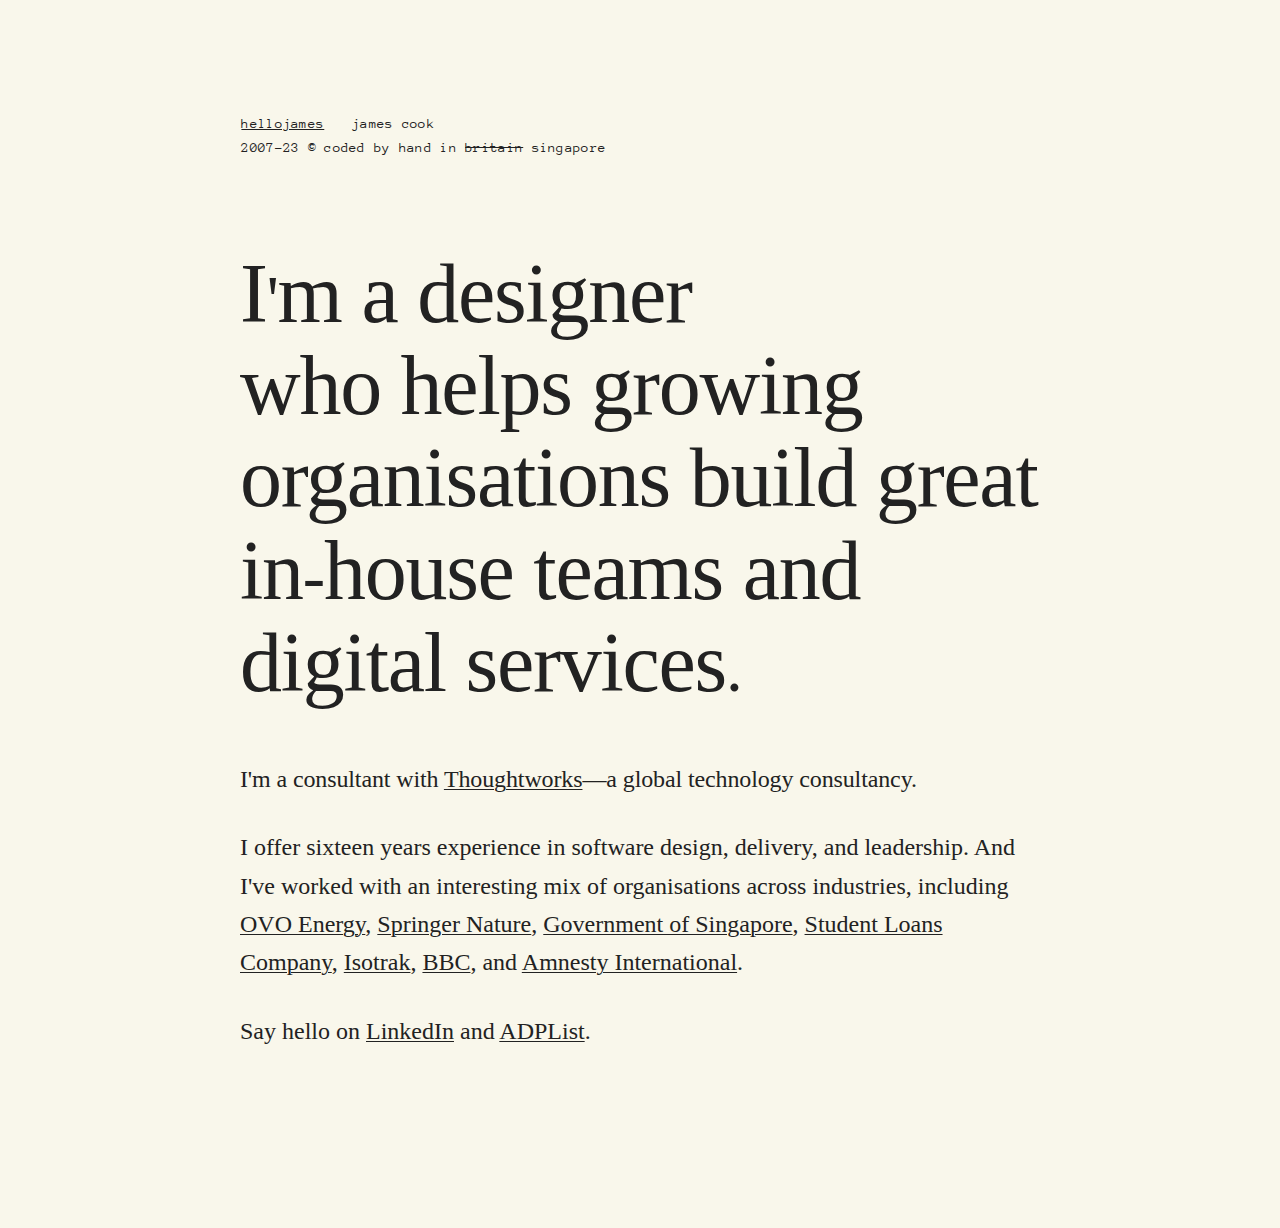
<file: index.html>
<!doctype html>

<!--
Updated     2023.03.11
Validation  2022.11.01
-->

<html lang="en">
  <head>
    <meta charset="utf-8">
    <meta name="viewport" content="width=device-width">
    <meta name="description" content="I'm a designer who helps growing organisations build great in-house teams.">
    <title>hellojames</title>
    <link rel="canonical" href="https://hellojames.co.uk">
    <link rel="stylesheet" media="screen" href="media/screen.css">
    <link rel="stylesheet" media="print" href="media/print.css">
    <link rel="alternate" type="application/rss+xml" title="hellojames" href="writing/feed.xml">
    <link rel="preconnect" href="https://fonts.googleapis.com">
    <link rel="preconnect" href="https://fonts.gstatic.com" crossorigin>
    <link href="https://fonts.googleapis.com/css2?family=Anonymous+Pro&display=swap" rel="stylesheet"> 
    <!--
    <link rel="shortcut icon" type="image/jpg" href="#">
    <link rel="apple-touch-icon" href="#">
    <noscript></noscript>
    -->
  </head>

  <body>

    <div class="wrapper">

      <header>
        <p class="hj"><a href="https://hellojames.co.uk" title="hellojames.co.uk" class="home">hellojames</a> james cook</p>
        <p class="imprint">2007&ndash;23 &copy; coded by hand in <strike>britain</strike> singapore</p>
      </header>

      <section id="home">

        <h1>I<small>'</small>m a designer <br> who helps growing organisations build great in<small>-</small>house teams and digital services<small>.</small></h1>

        <p>I'm a consultant with <a href="https://www.thoughtworks.com/" title="Visit website">Thoughtworks</a>&mdash;a global technology consultancy.</p>

        <p>I offer sixteen years experience in software design, delivery, and leadership. And I've worked with an interesting mix of organisations across industries, including
          <a href="https://www.ovoenergy.com/" title="Visit website">OVO&nbsp;Energy</a>,
          <a href="https://www.springernature.com/" title="Visit website">Springer&nbsp;Nature</a>,
          <a href="https://www.mom.gov.sg/" title="Visit website">Government of Singapore</a>,
          <a href="https://www.slc.co.uk/" title="Visit website">Student Loans Company</a>,
          <a href="https://www.isotrak.com/" title="Visit website">Isotrak</a>,
          <a href="https://www.bbc.co.uk/" title="Visit website">BBC</a>, and 
          <a href="https://www.amnesty.org.uk/" title="Visit website">Amnesty&nbsp;International</a>.
        </p>

        <p>Say hello on <a href="https://www.linkedin.com/in/hellojames/" title="linkedin/in/hellojames">LinkedIn</a> and <a href="https://www.adplist.org/mentors/james-cook/" title="adplist/mentors/james-cook">ADPList</a>.</p>

      </section>

    </div>

  </body>
</html>
</file>
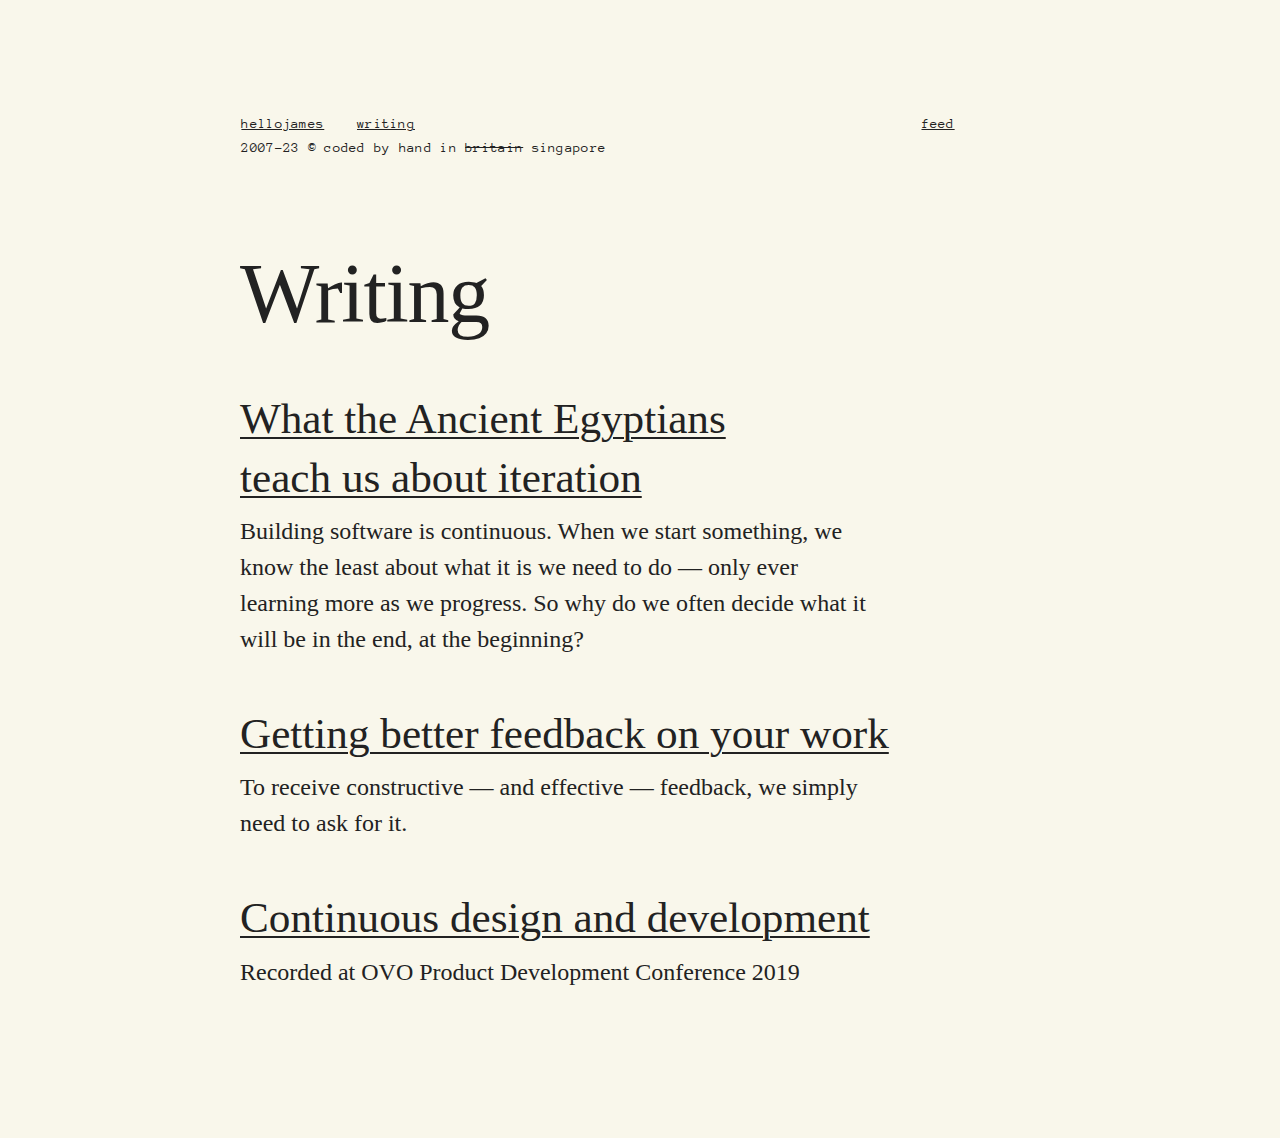
<file: writing/index.html>
<!doctype html>

<!--
Last updated    2023.03.11
Last validated  2022.04.28
-->

<html lang="en">
  <head>
    <meta charset="utf-8">
    <meta name="viewport" content="width=device-width">
    <meta name="description" content="I'm a designer who helps growing organisations build great in-house teams.">
    <title>Writing | hellojames</title>
    <link rel="canonical" href="https://hellojames.co.uk/writing">
    <link rel="stylesheet" media="screen" href="../media/screen.css">
    <link rel="stylesheet" media="print" href="../media/print.css">
    <link rel="alternate" type="application/rss+xml" title="Writing | hellojames" href="feed.xml">
    <link rel="preconnect" href="https://fonts.googleapis.com">
    <link rel="preconnect" href="https://fonts.gstatic.com" crossorigin>
    <link href="https://fonts.googleapis.com/css2?family=Anonymous+Pro&display=swap" rel="stylesheet"> 
    <!--
    <link rel="shortcut icon" type="image/jpg" href="#">
    <link rel="apple-touch-icon" href="#">
    <noscript></noscript>
    -->
  </head>

  <body>

    <div class="wrapper">

      <header>
        <p class="hj">
          <a href="feed.xml" title="RSS feed" class="feed">feed</a>
          <a href="https://hellojames.co.uk" title="hellojames.co.uk" class="home">hellojames</a>
          <a href="/writing" title="All writing">writing</a>
        </p>
        <p class="imprint">2007&ndash;23 &copy; coded by hand in <strike>britain</strike> singapore</p>
      </header>

      <section id="writing">

         <h1>Writing</h1>

         <ul class="articles">
          <li>
            <a href="egyptian-iteration/" title="What the Ancient Egyptians teach us about iteration">
              <h2>What the Ancient Egyptians <br/> teach us about&nbsp;iteration</h2>
              <p>Building software is continuous. When we start something, we know the least about what it is we need to do — only ever learning more as we progress. So why do we often decide what it will be in the end, at the beginning?</p>
            </a>
          </li>
          <li>
            <a href="better-feedback/" title="Getting better feedback on your work">
              <h2>Getting better feedback on&nbsp;your&nbsp;work</h2>
              <p>To receive constructive — and effective — feedback, we&nbsp;simply need to ask for it.</p>
            </a>
          </li>
          <li>
            <a href="continuous-design/" title="Continuous design and development">
              <h2>Continuous design and&nbsp;development</h2>
              <p>Recorded at OVO Product Development Conference 2019</p>
            </a>
          </li>
         </ul>

      </section>

    </div>

  </body>
</html>
</file>
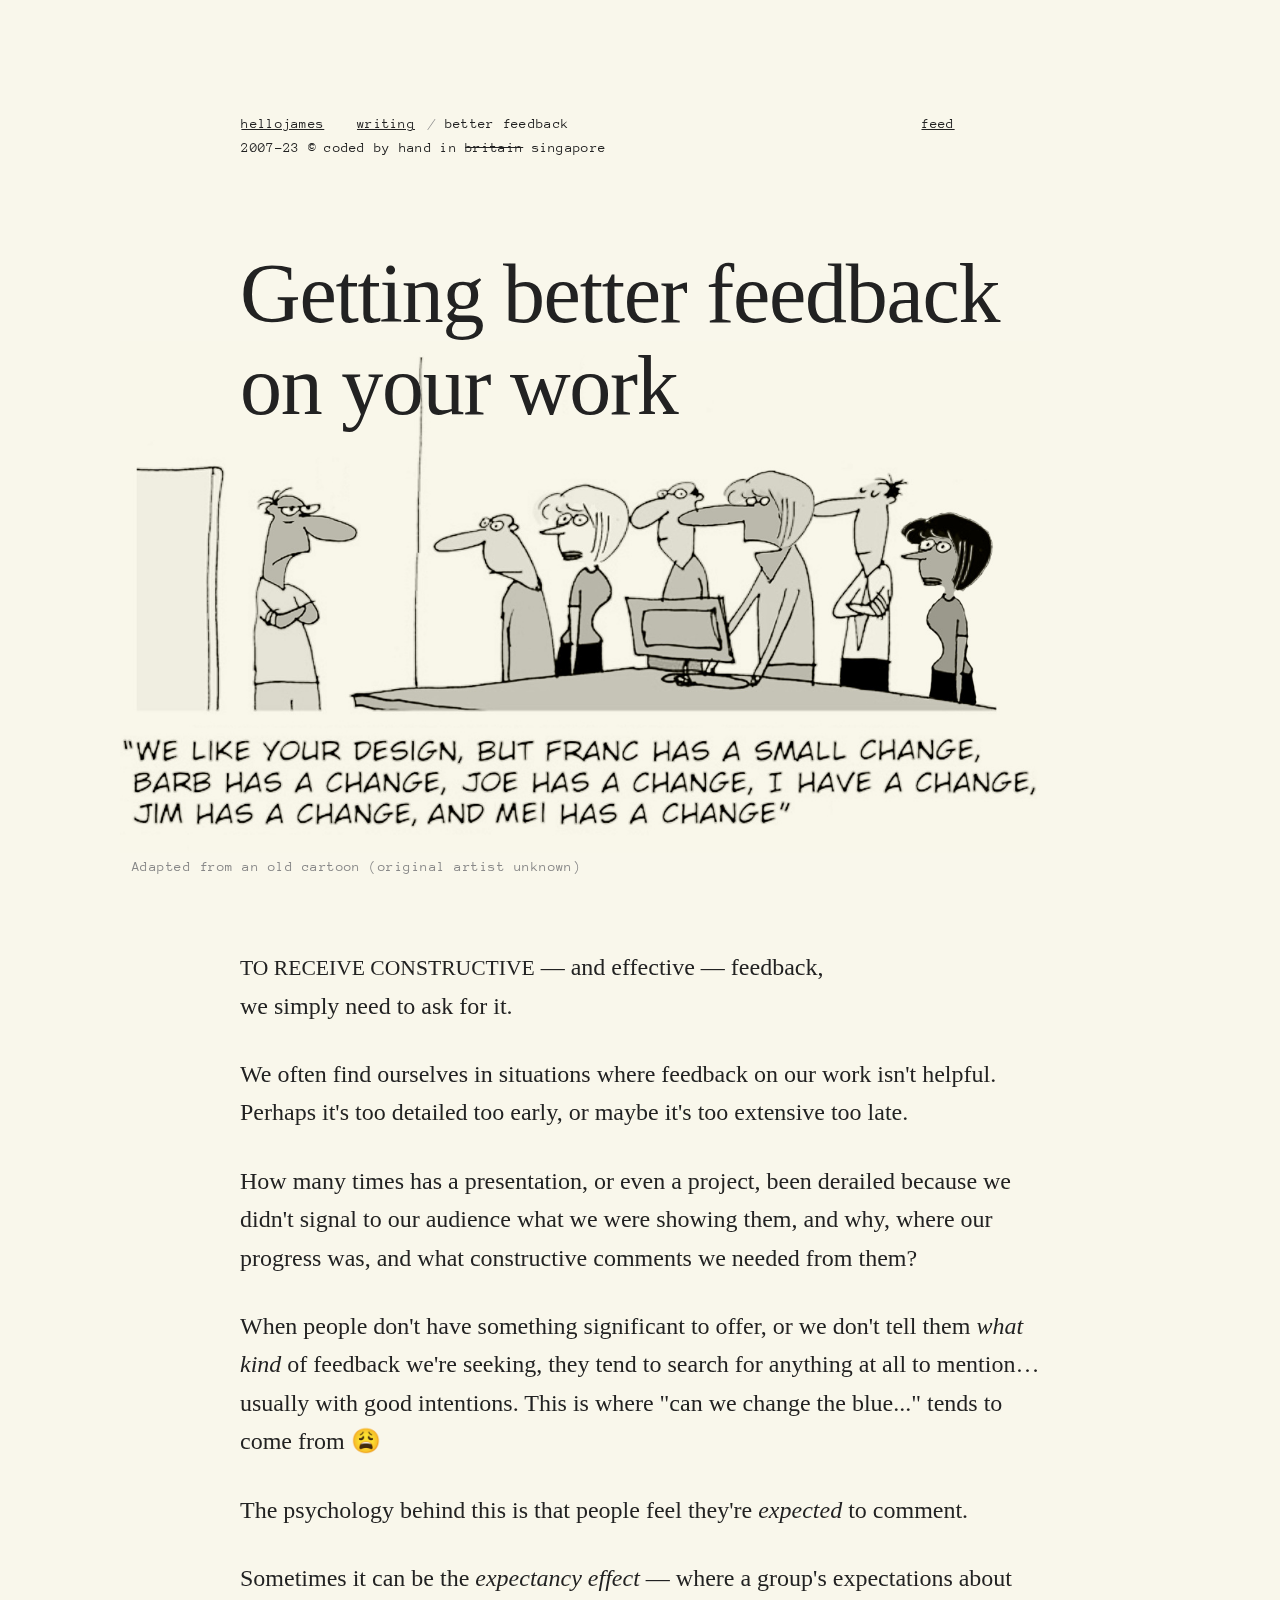
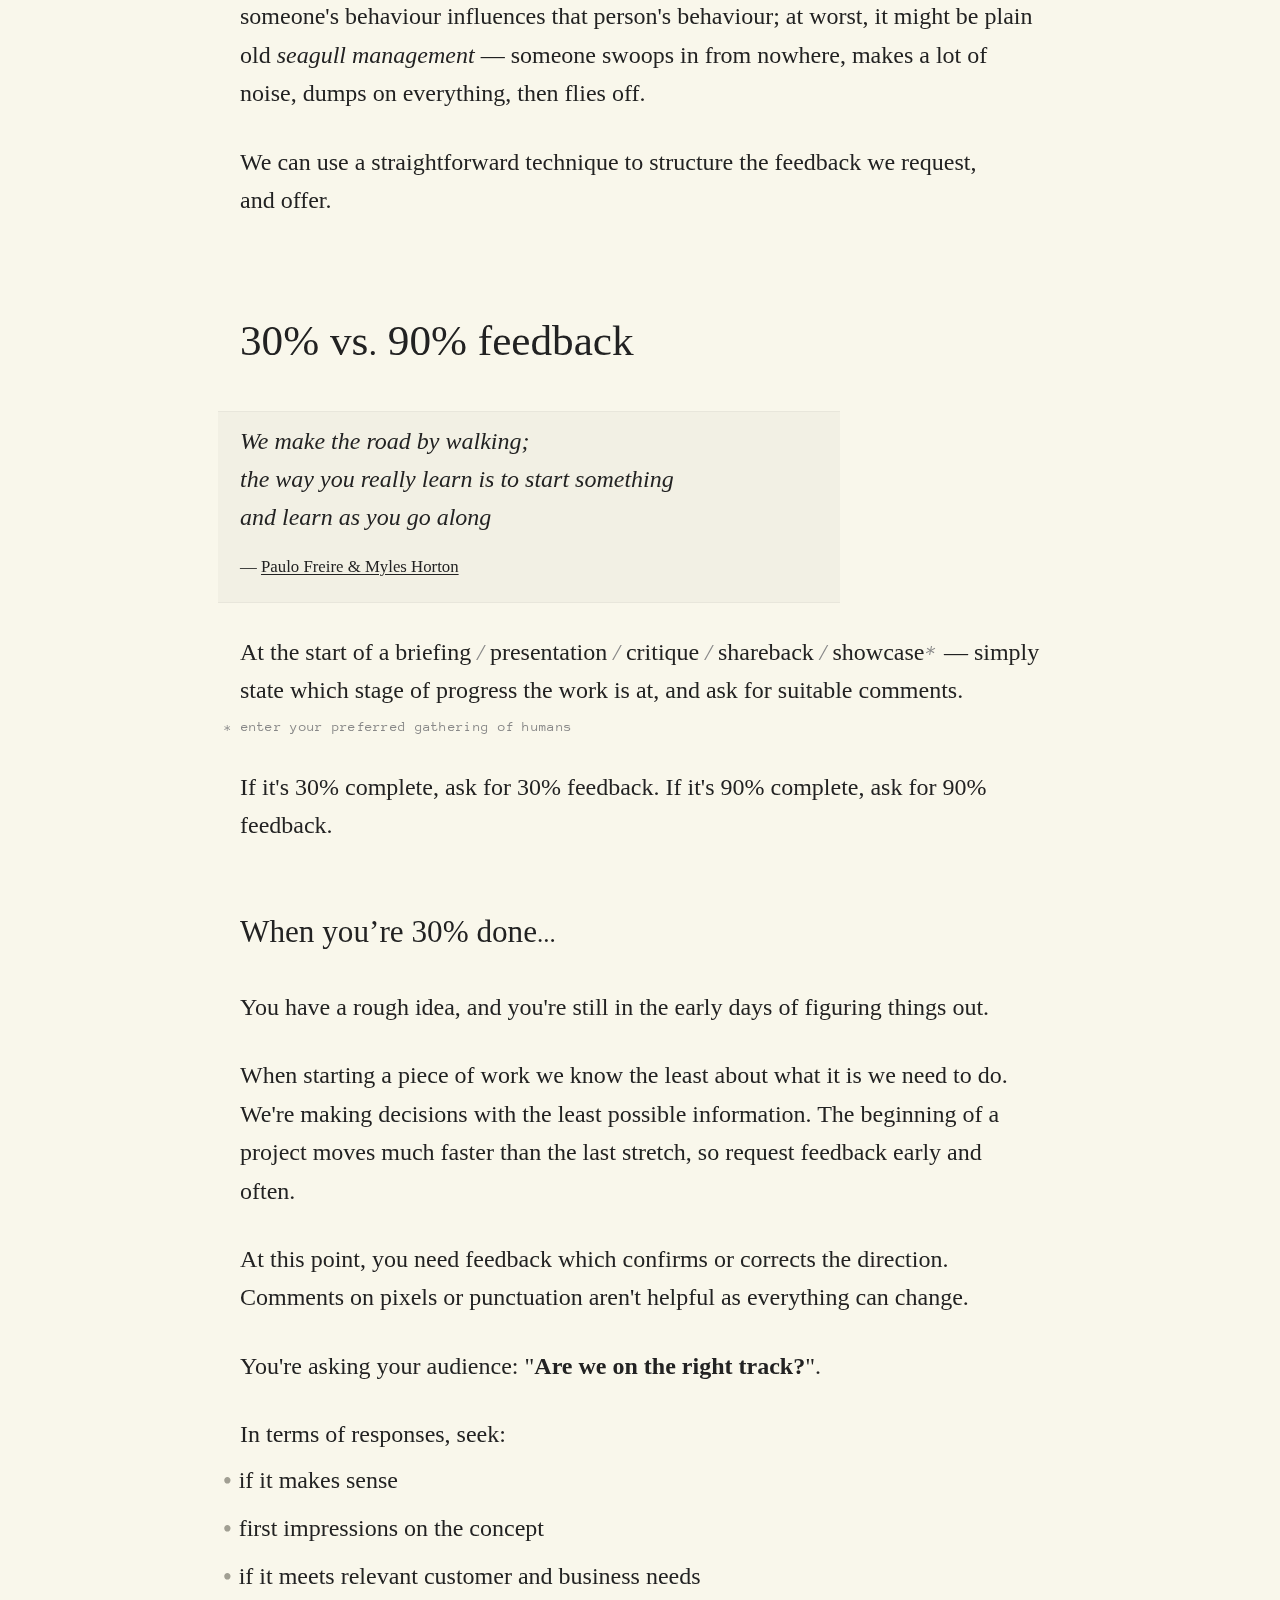
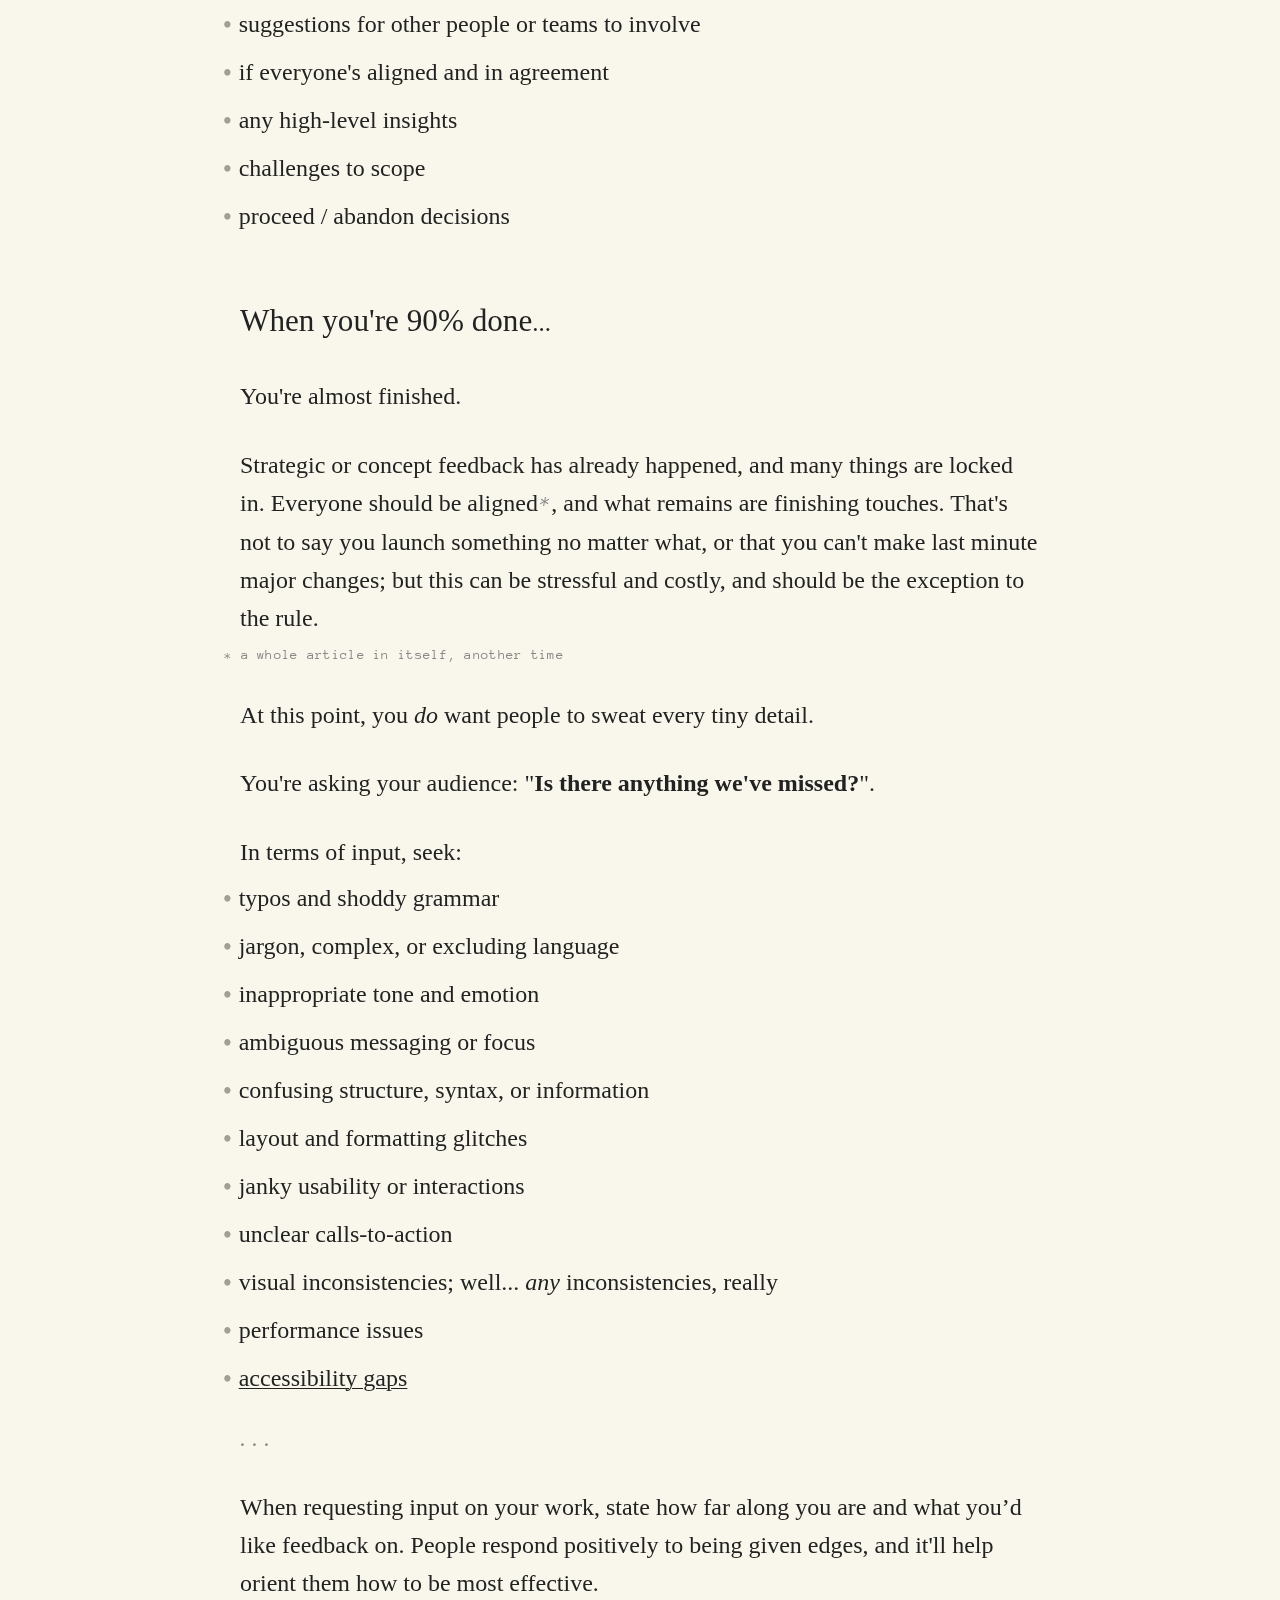
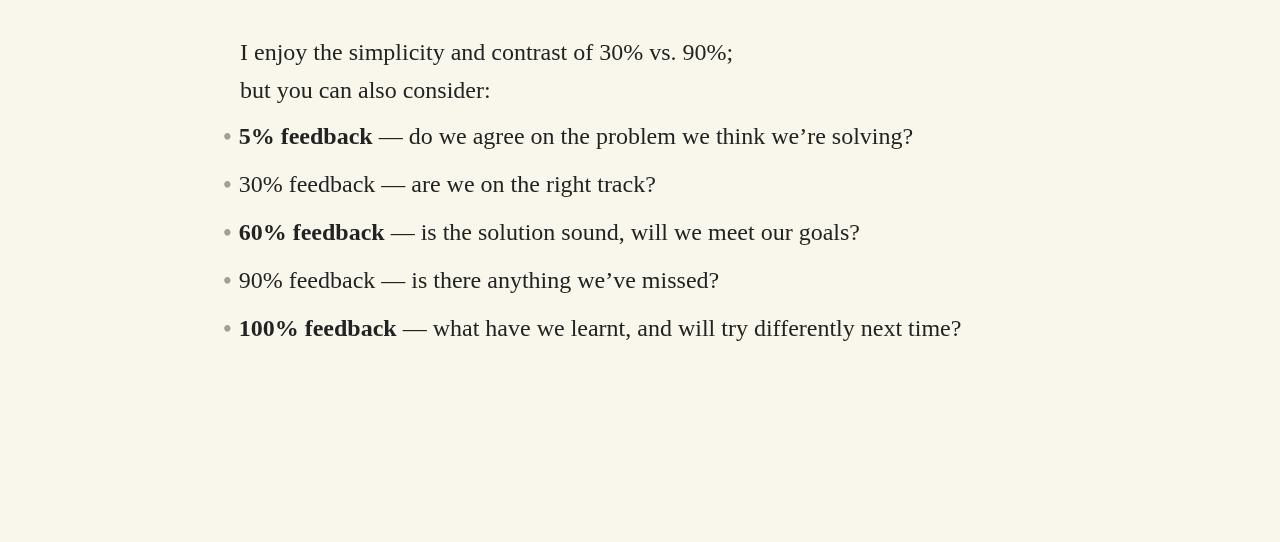
<file: writing/better-feedback/index.html>
<!doctype html>

<!--
Last updated    2023.03.11
Last validated  2022.04.28
-->

<html lang="en">
  <head>
    <meta charset="utf-8">
    <meta name="viewport" content="width=device-width">
    <meta name="description" content="I'm a designer who helps growing organisations build great in-house teams.">
    <title>Getting better feedback on your work | hellojames</title>
    <link rel="canonical" href="https://hellojames.co.uk/writing/better-feedback">
    <link rel="stylesheet" media="screen" href="../../media/screen.css">
    <link rel="stylesheet" media="print" href="../../media/print.css">
    <link rel="alternate" type="application/rss+xml" title="Writing | hellojames" href="../feed.xml">
    <link rel="preconnect" href="https://fonts.googleapis.com">
    <link rel="preconnect" href="https://fonts.gstatic.com" crossorigin>
    <link href="https://fonts.googleapis.com/css2?family=Anonymous+Pro&display=swap" rel="stylesheet"> 
    <!--
    <link rel="shortcut icon" type="image/jpg" href="#">
    <link rel="apple-touch-icon" href="#">
    <noscript></noscript>
    -->
  </head>

  <body>

    <div class="wrapper">

      <header>
        <p class="hj">
          <a href="../feed.xml" title="RSS feed" class="feed">feed</a>
          <a href="https://hellojames.co.uk" title="hellojames.co.uk" class="home">hellojames</a>
          <a href="../" title="All writing">writing</a> <i>/</i> <span>better feedback&nbsp;</span>
        </p>
        <p class="imprint">2007&ndash;23 &copy; coded by hand in <strike>britain</strike> singapore</p>
      </header>

      <article id="better-feedback">

         <h1>Getting better feedback on&nbsp;your&nbsp;work</h1>

         <figure class="illustration">
           <img src="../media/better-feedback.jpg" width="980" alt="[Cartoon] &#34;We like your design, but Franc has a small change, Barb has a change, Joe has a change, I have a change, Jim has a change, and Mei has a change&#34;" /> 
          <figcaption><small>Adapted from an old cartoon (original artist&nbsp;unknown)</small></figcaption>
         </figure>
        
        
         <p><span class="caps">To receive constructive</span> — and effective — feedback, we simply need to ask for it.</p>

         <p>We often find ourselves in situations where feedback on our work isn't helpful. Perhaps it's too detailed too early, or maybe it's too extensive too&nbsp;late.</p>

         <p>How many times has a presentation, or even a project, been derailed because we didn't signal to our audience what we were showing them, and why, where our progress was, and what constructive comments we needed from them?</p>

         <p>When people don't have something significant to offer, or we don't tell them <em>what kind</em> of feedback we're seeking, they tend to search for anything at all to mention… usually with good intentions. This is where "can we change the blue..." tends to come from 😩</p>

         <p>The psychology behind this is that people feel they're <em>expected</em> to comment.</p>

         <p>Sometimes it can be the <em>expectancy effect</em> — where a group's expectations about someone's behaviour influences that person's behaviour; at worst, it might be plain old <em>seagull management</em> — someone swoops in from nowhere, makes a lot of noise, dumps on everything, then flies off.</p>

         <p>We can use a straightforward technique to structure the feedback we request, and&nbsp;offer.</p>

         <h2>30% vs<small>.</small> 90% feedback</h2>

         <blockquote>
          <span>
           We make the road by walking;<br />
           the way you really learn is to start&nbsp;something<br />
           and learn as you go along
          <small>— <a href="https://books.google.co.uk/books?id=zU8uFA4hlY0C&pg=PA40&lpg=PA40&dq=%22the+way+you+really+learn+is+to+start+something+and+learn+as+you+go+along%22+%2B+%22paulo+freire%22&source=bl&ots=q6-joHrUmd&sig=ACfU3U2rIqIrEX7kBbqyN3viW_zn8IjYgw&hl=en&sa=X&ved=2ahUKEwiv2-nhipTuAhUIrxoKHQhRAi8Q6AEwDHoECAIQAg#v=onepage&q=%22the%20way%20you%20really%20learn%20is%20to%20start%20something%20and%20learn%20as%20you%20go%20along%22%20%2B%20%22paulo%20freire%22&f=false" title="Quote source: We Make the Road by Walking">Paulo Freire & Myles Horton</a></small>
          </span>
         </blockquote>

         <p>At the start of a briefing <i>/</i> presentation <i>/</i> critique <i>/</i> shareback <i>/</i> showcase <i class="footnote">*</i> — simply state which stage of progress the work is at, and ask for suitable&nbsp;comments.</p>
         <p class="footnote"><i><span class="asterisk">*</span> enter your preferred gathering of humans</i></p>

         <p>If it's 30% complete, ask for 30% feedback. If it's 90% complete, ask for&nbsp;90% feedback.</p>

         <h3>When you’re 30% done<small>...</small></h3>

         <p>You have a rough idea, and you're still in the early days of figuring things&nbsp;out.</p>

         <p>When starting a piece of work we know the least about what it is we need to do. We're making decisions with the least possible information. The beginning of a project moves much faster than the last stretch, so request feedback early and often.</p>

         <p>At this point, you need feedback which confirms or corrects the direction. Comments on pixels or punctuation aren't helpful as everything can&nbsp;change.</p>

         <p>You're asking your audience: "<strong>Are we on the right&nbsp;track?</strong>".</p>

         <p>In terms of responses, seek:</p>
         <ul>
          <li>if it makes sense</li>
          <li>first impressions on the concept</li>
          <li>if it meets relevant customer and business needs</li>
          <li>suggestions for other people or teams to&nbsp;involve</li>
          <li>if everyone's aligned and in agreement</li>
          <li>any high-level insights</li>
          <li>challenges to scope</li>
          <li>proceed / abandon decisions</li>
        </ul>

        <h3>When you're 90% done<small>...</small></h3>

        <p>You're almost finished.</p>

        <p>Strategic or concept feedback has already happened, and many things are locked in. Everyone should be aligned <i class="footnote">*</i>, and what remains are finishing touches. That's not to say you launch something no matter what, or that you can't make last minute major changes; but this can be stressful and costly, and should be the exception to the rule.
        <p class="footnote"><i><span class="asterisk">*</span> a whole article in itself, another time</i></p>

        <p>At this point, you <em>do</em> want people to sweat every tiny detail.</p>

        <p>You're asking your audience: "<strong>Is there anything we've&nbsp;missed?</strong>".</p>

        <p>In terms of input, seek:</p>
        <ul>
          <li>typos and shoddy grammar</li>
          <li>jargon, complex, or excluding language</li>
          <li>inappropriate tone and emotion</li>
          <li>ambiguous messaging or focus</li>
          <li>confusing structure, syntax, or&nbsp;information</li>
          <li>layout and formatting glitches</li>
          <li>janky usability or interactions</li>
          <li>unclear calls-to-action</li>
          <li>visual inconsistencies; well... <em>any</em> inconsistencies, really</li>
          <li>performance issues</li>
          <li><a href="https://the-pastry-box-project.net/anne-gibson/2014-july-31" title="An Alphabet of Accessibility Issues">accessibility gaps</a></li>
        </ul>

        <p><i>. . .</i></p>

        <p>When requesting input on your work, state how far along you are and what you’d like feedback on. People respond positively to being given edges, and it'll help orient them how to be most effective.</p>

        <p>I enjoy the simplicity and contrast of&nbsp;30%&nbsp;vs.&nbsp;90%; <br />but you can also consider:</p>
        <ul>
          <li><b>5% feedback</b> — do we agree on the problem we think we’re solving?</li>
          <li>30% feedback — are we on the right track?</li>
          <li><b>60% feedback</b> — is the solution sound, will we meet our goals?</li>
          <li>90% feedback — is there anything we’ve missed?</li>
          <li><b>100% feedback</b> — what have we learnt, and will try differently next time?</li>
        </ul>

      </article>

    </div>

  </body>
</html>
</file>
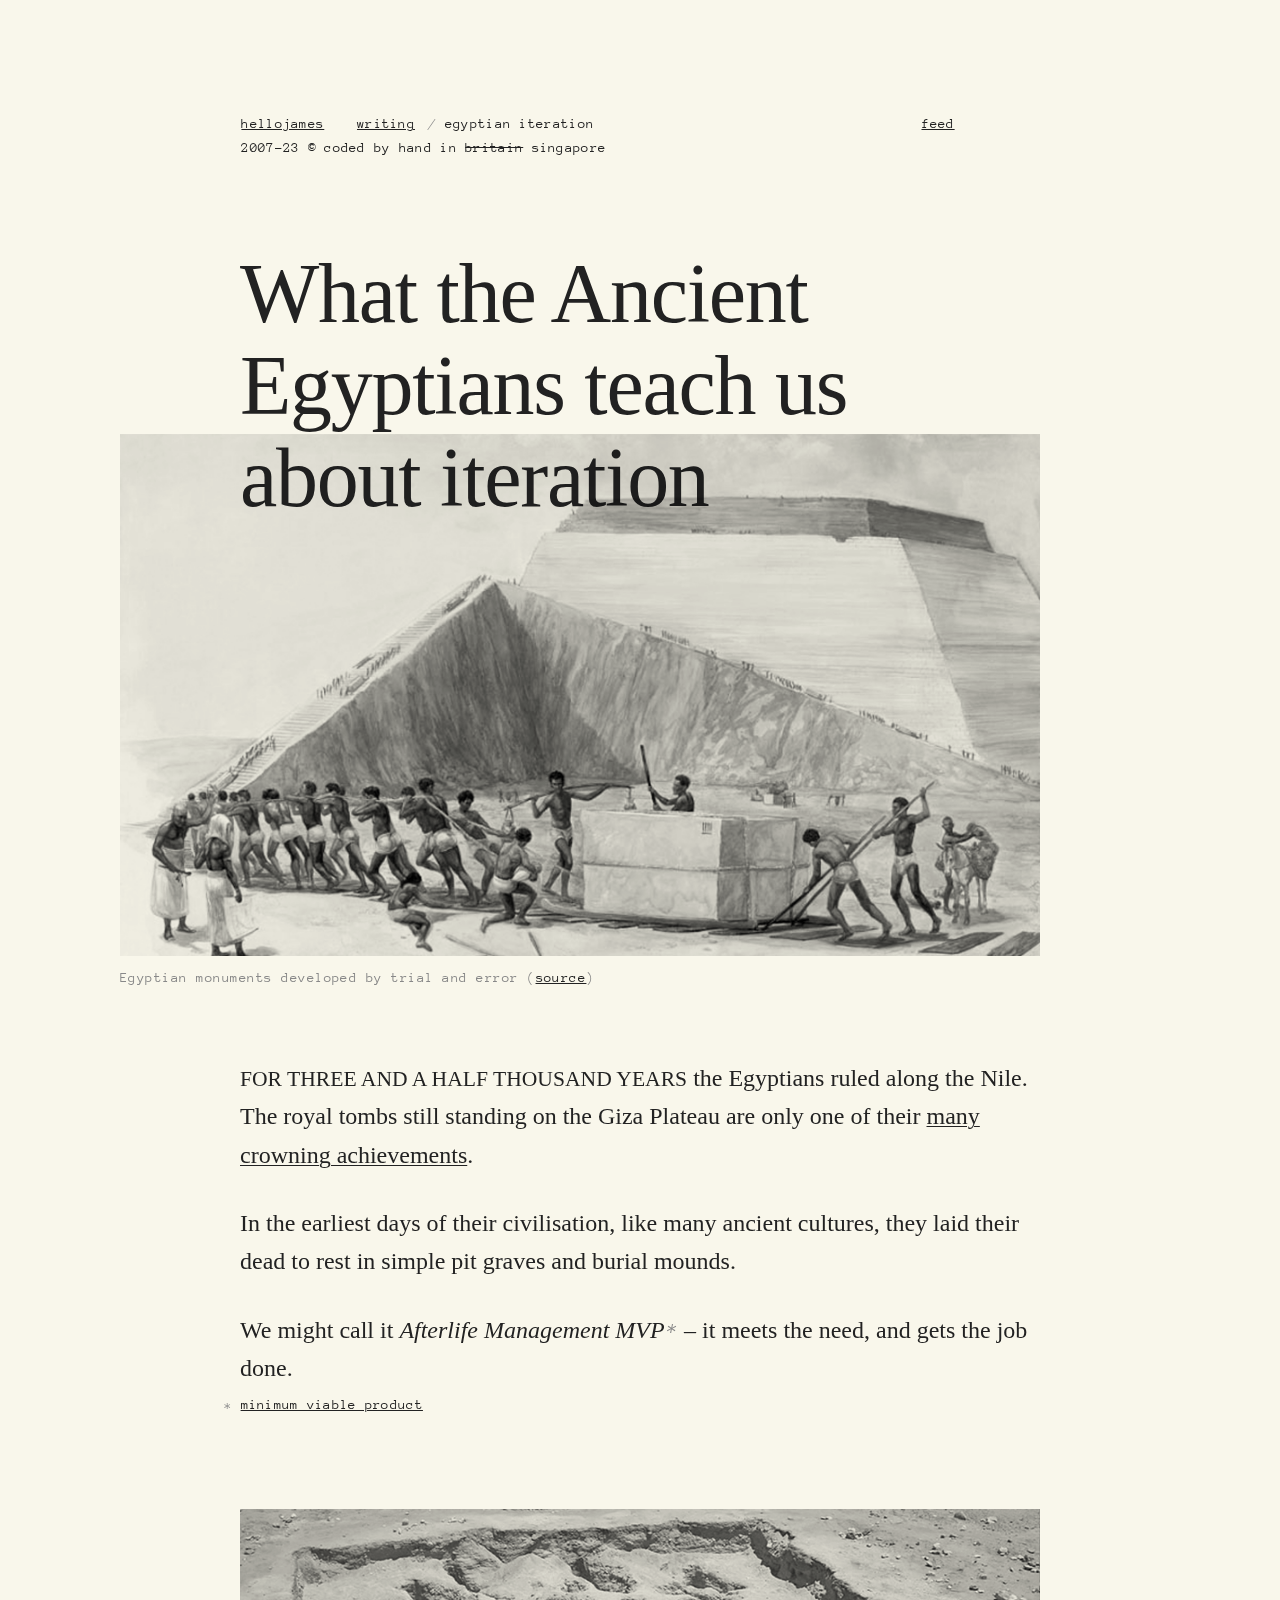
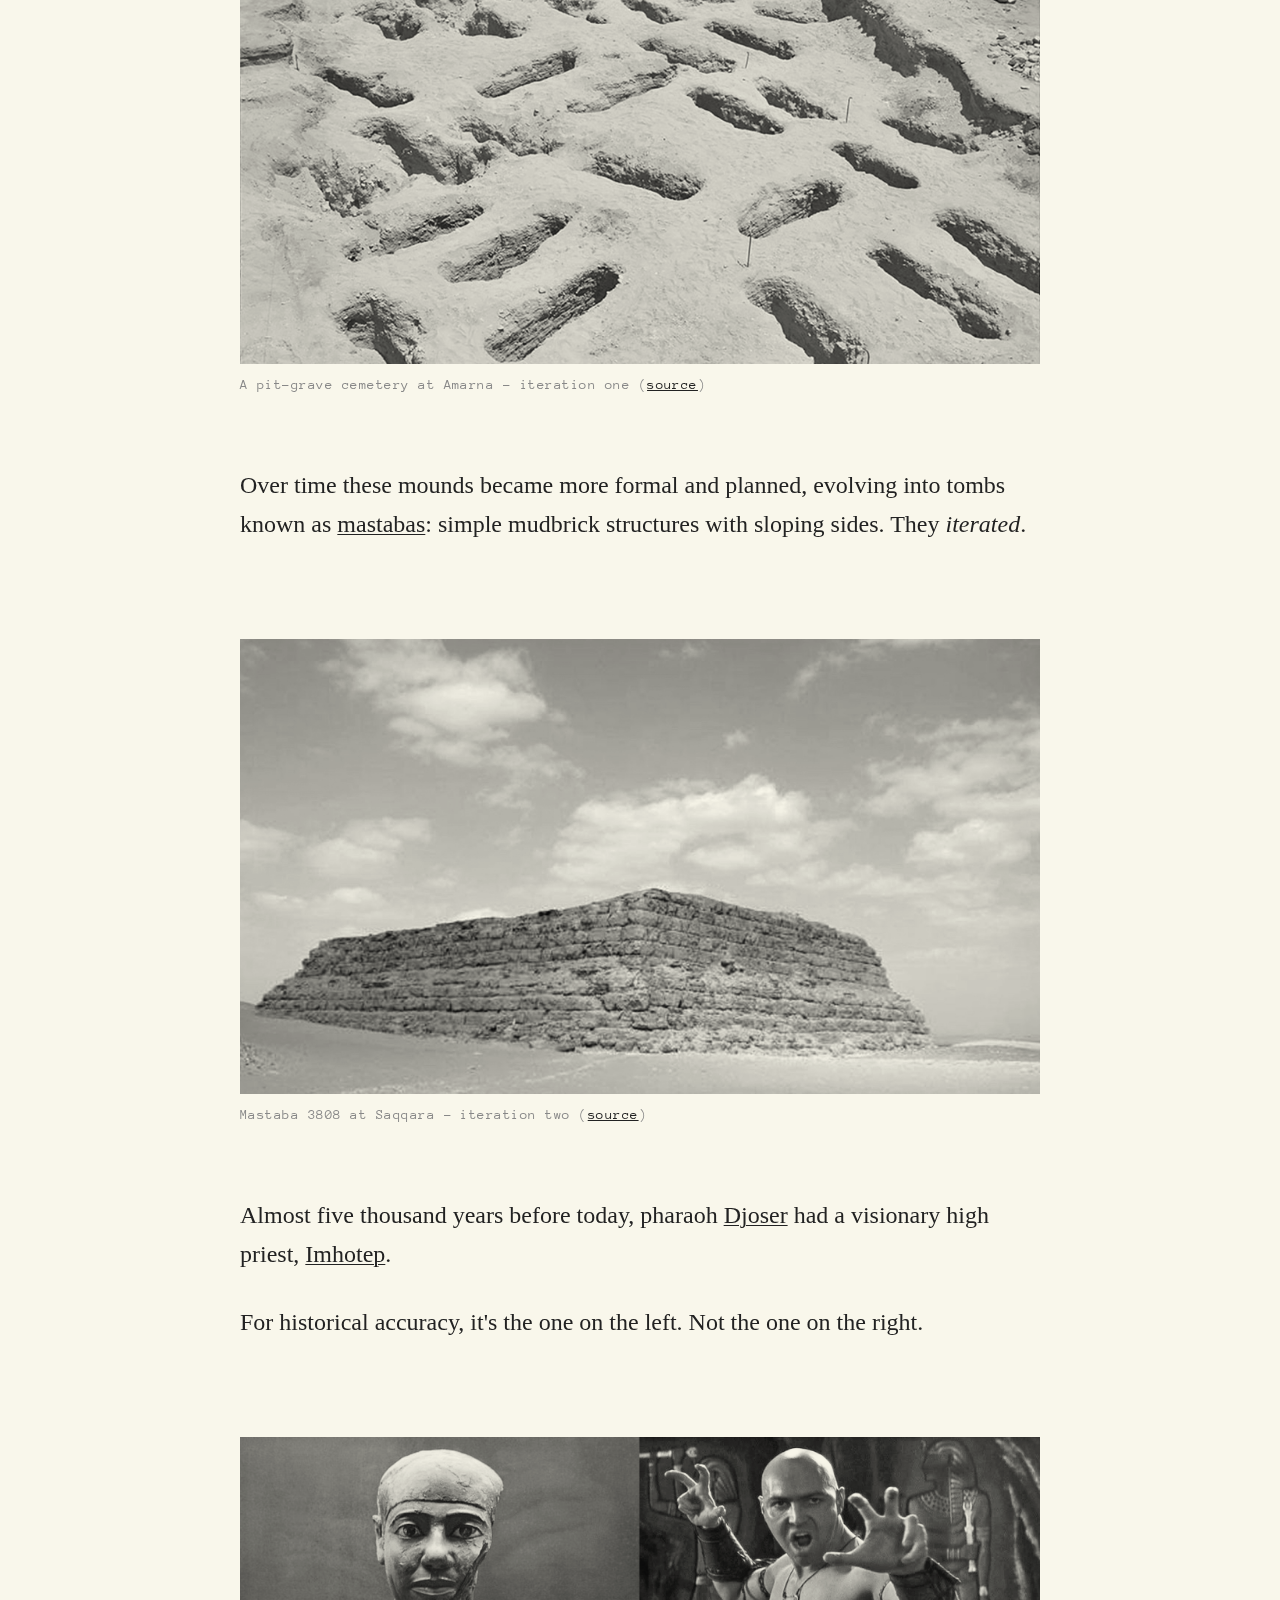
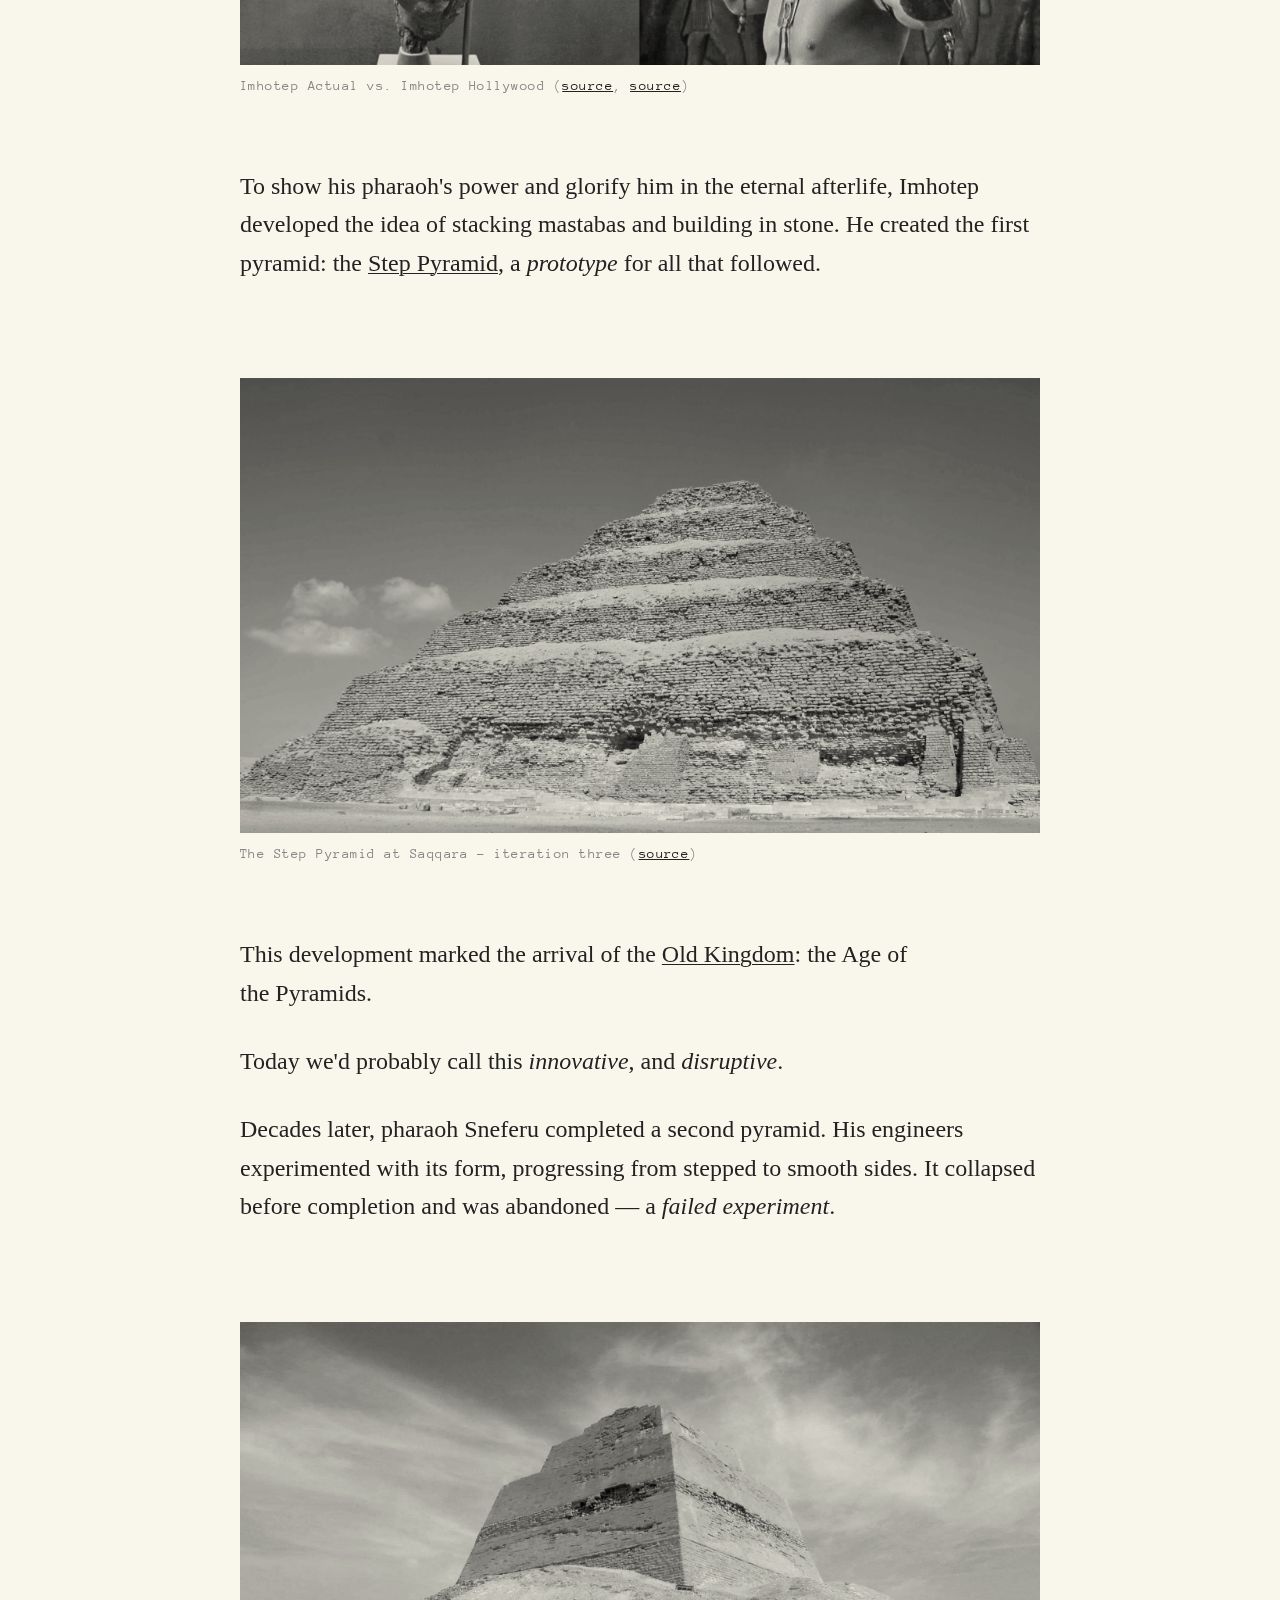
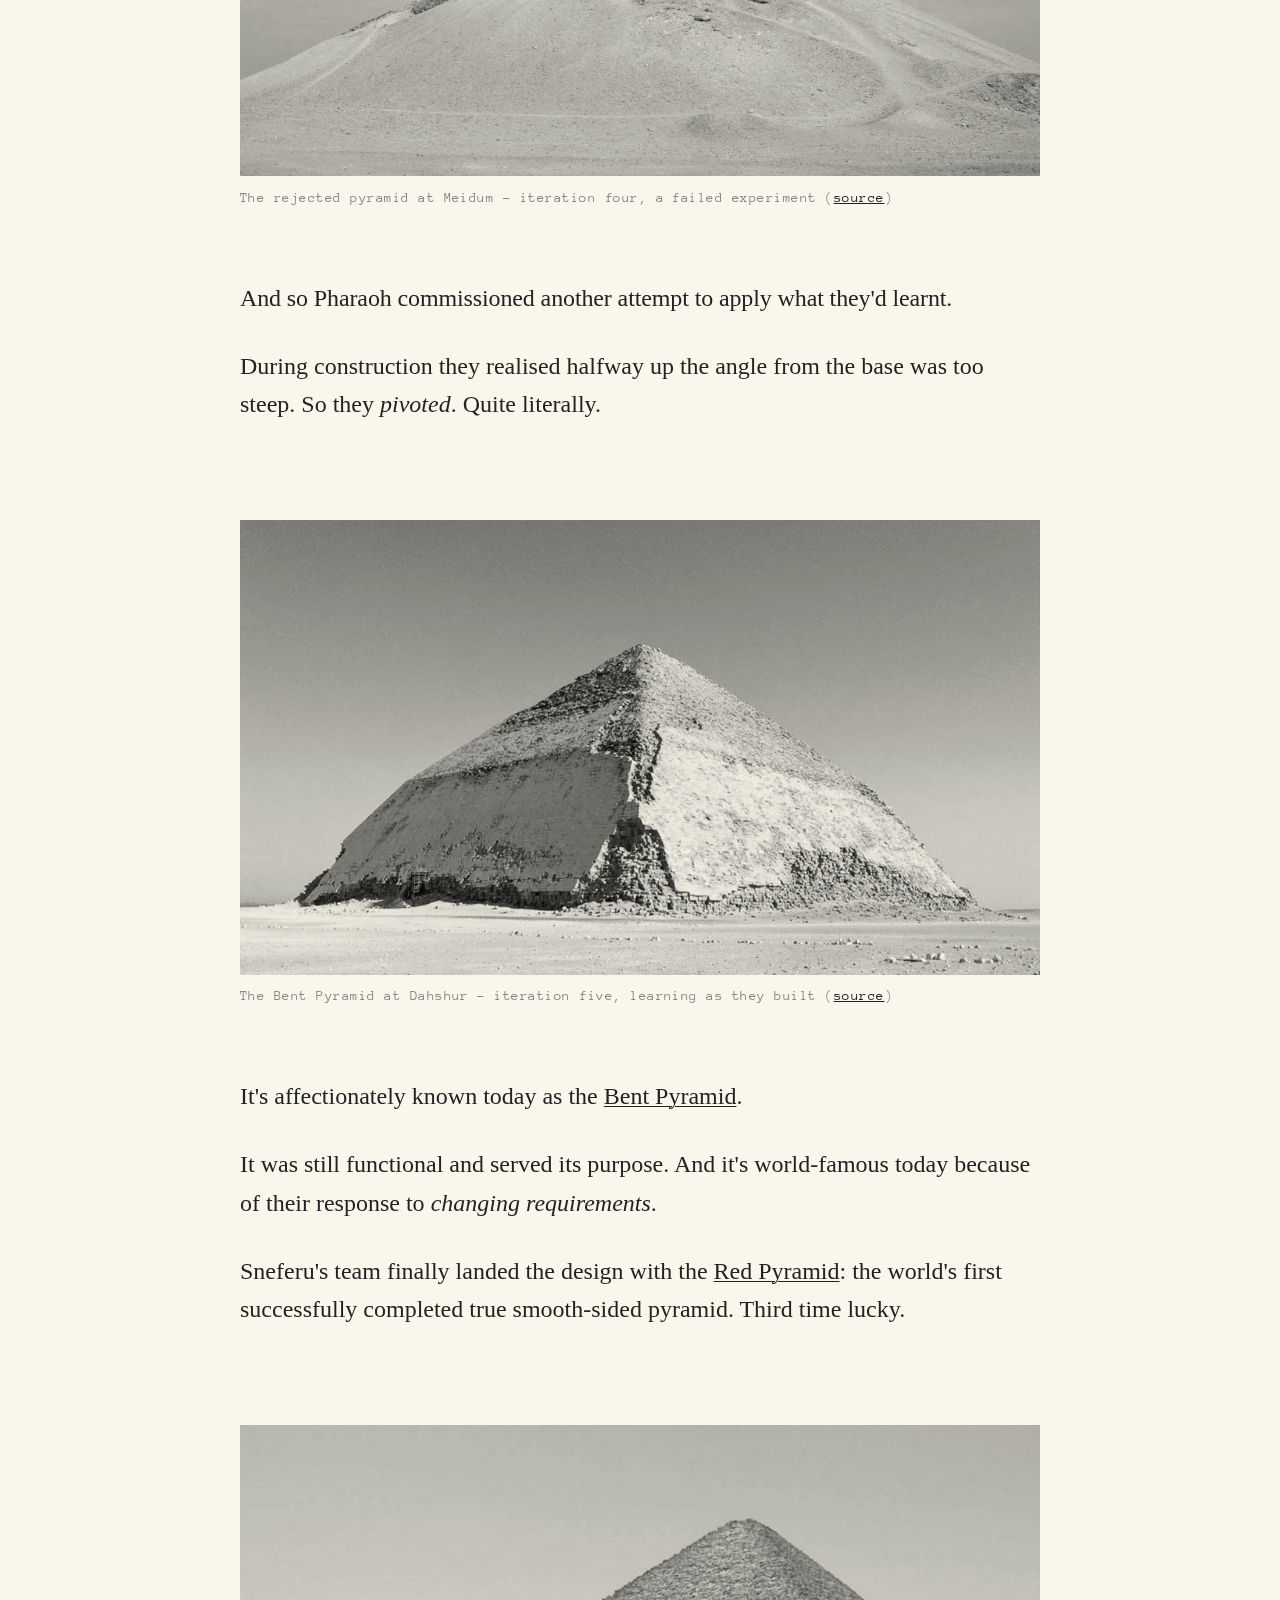
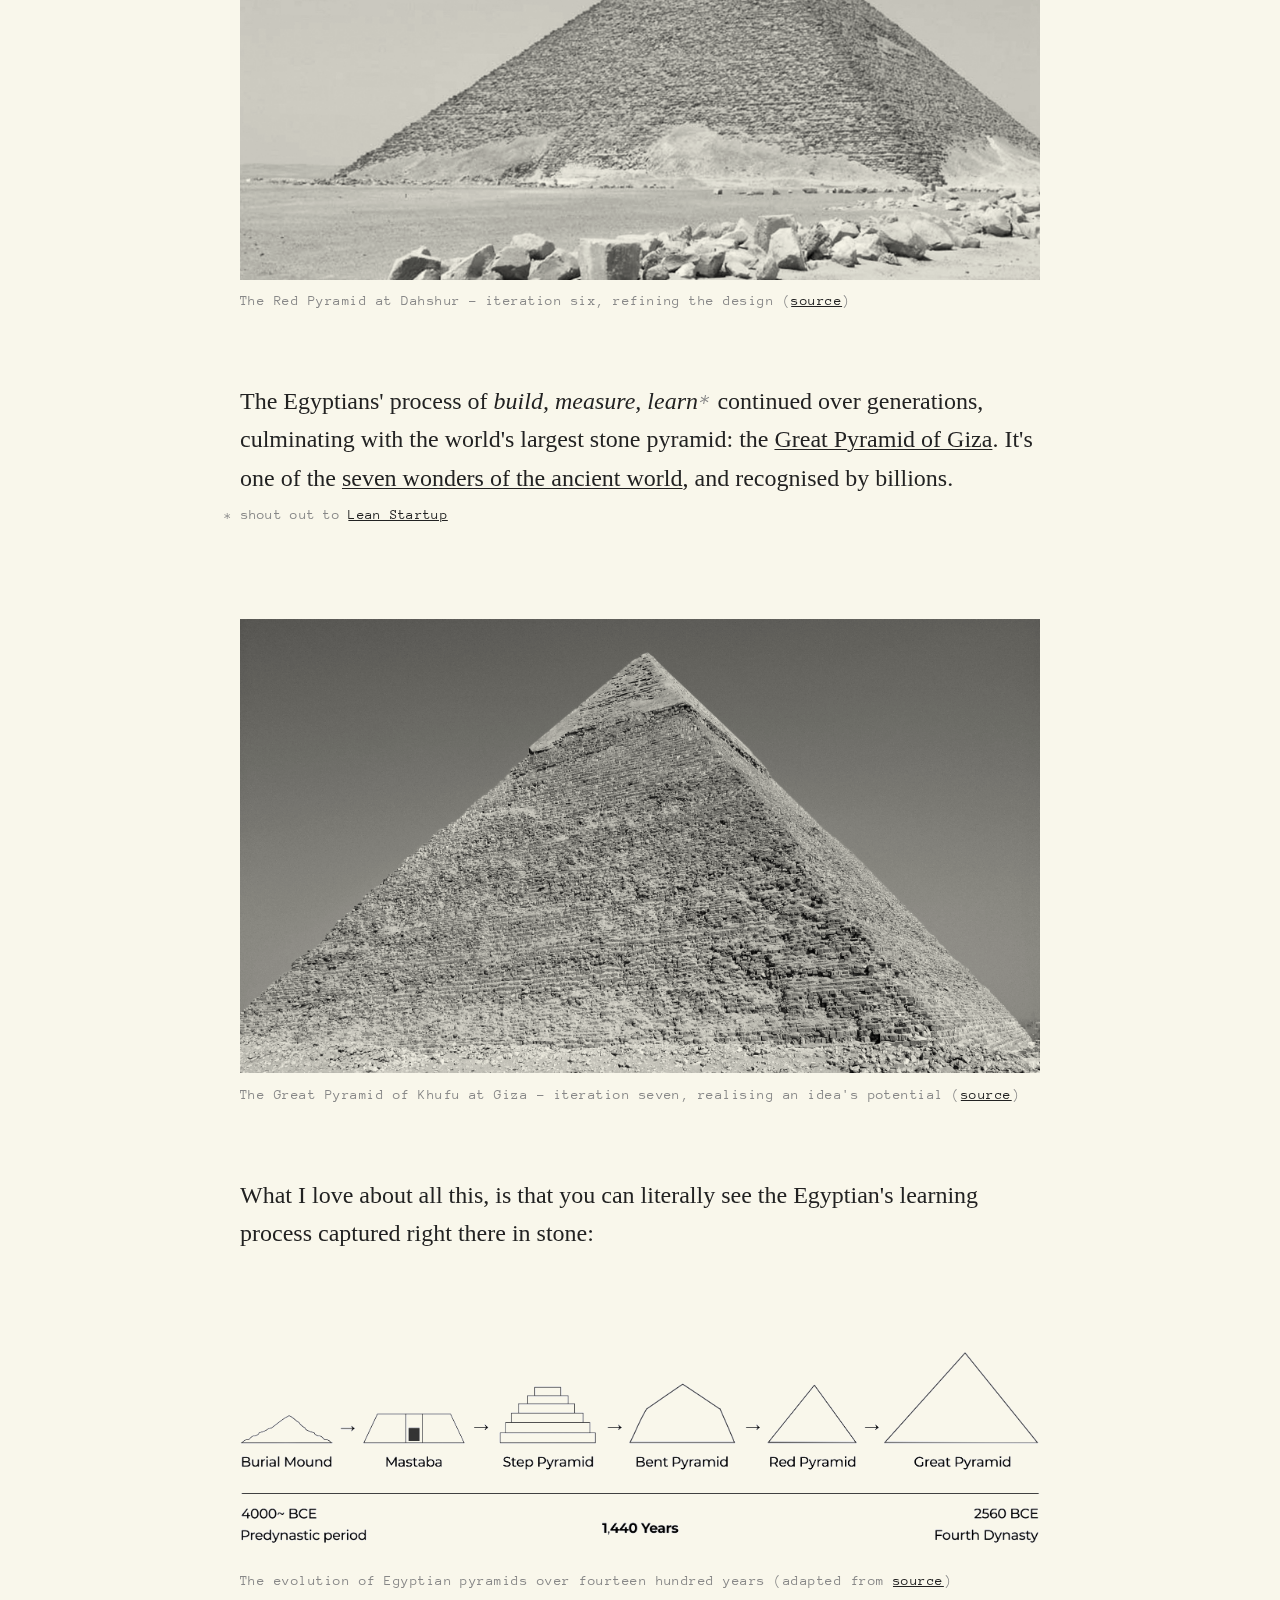
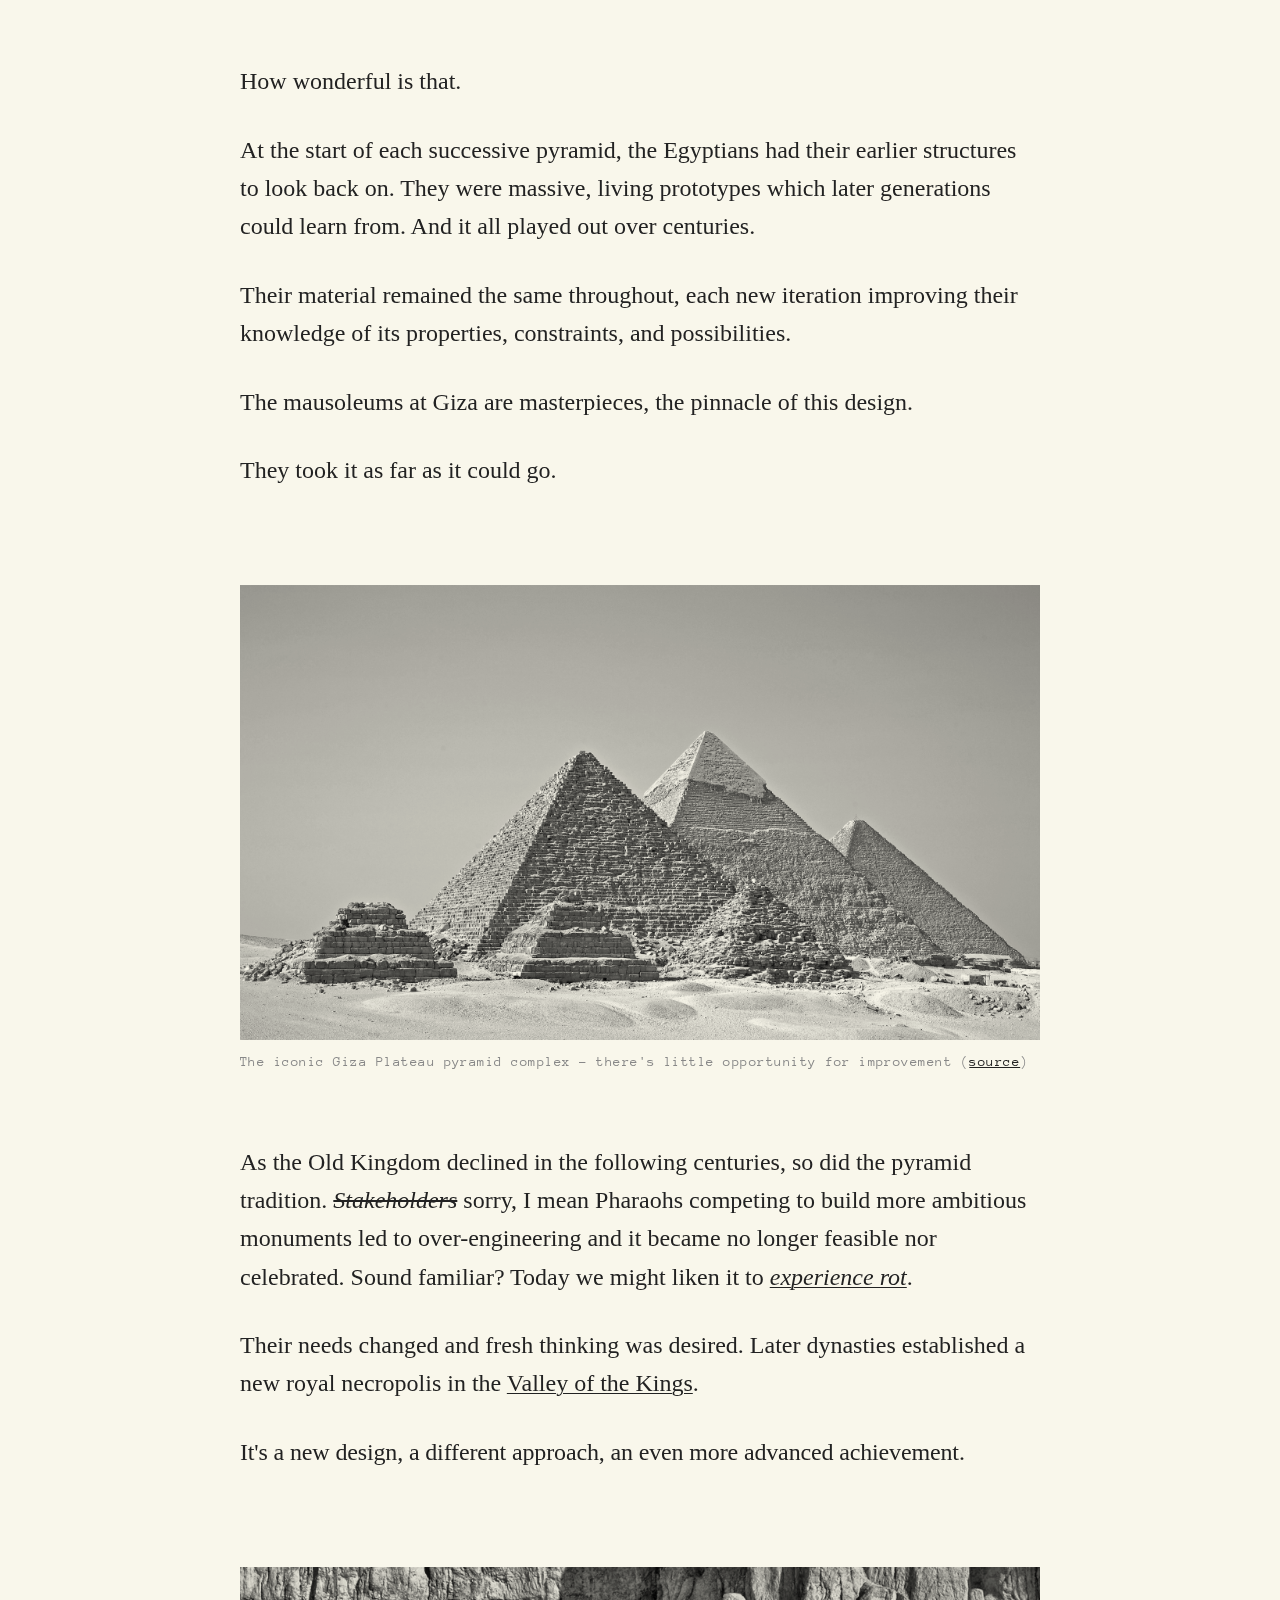
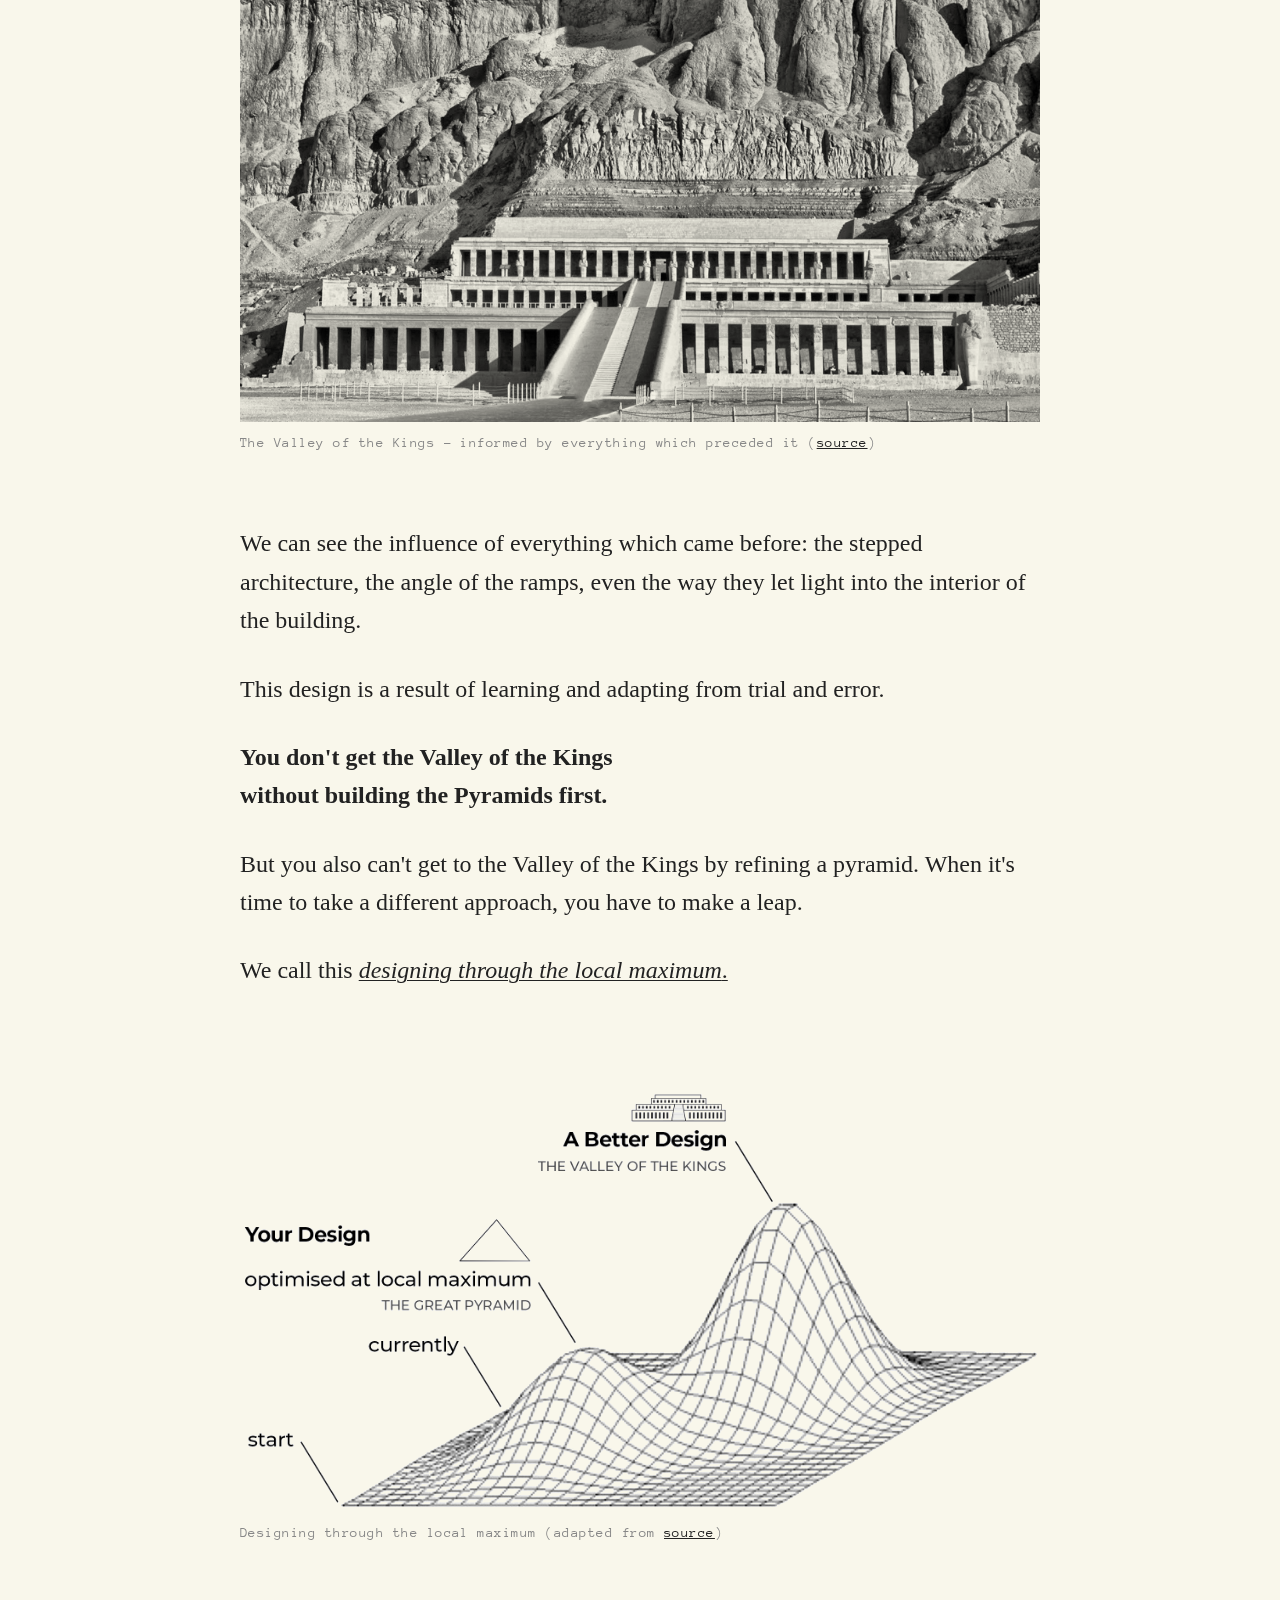
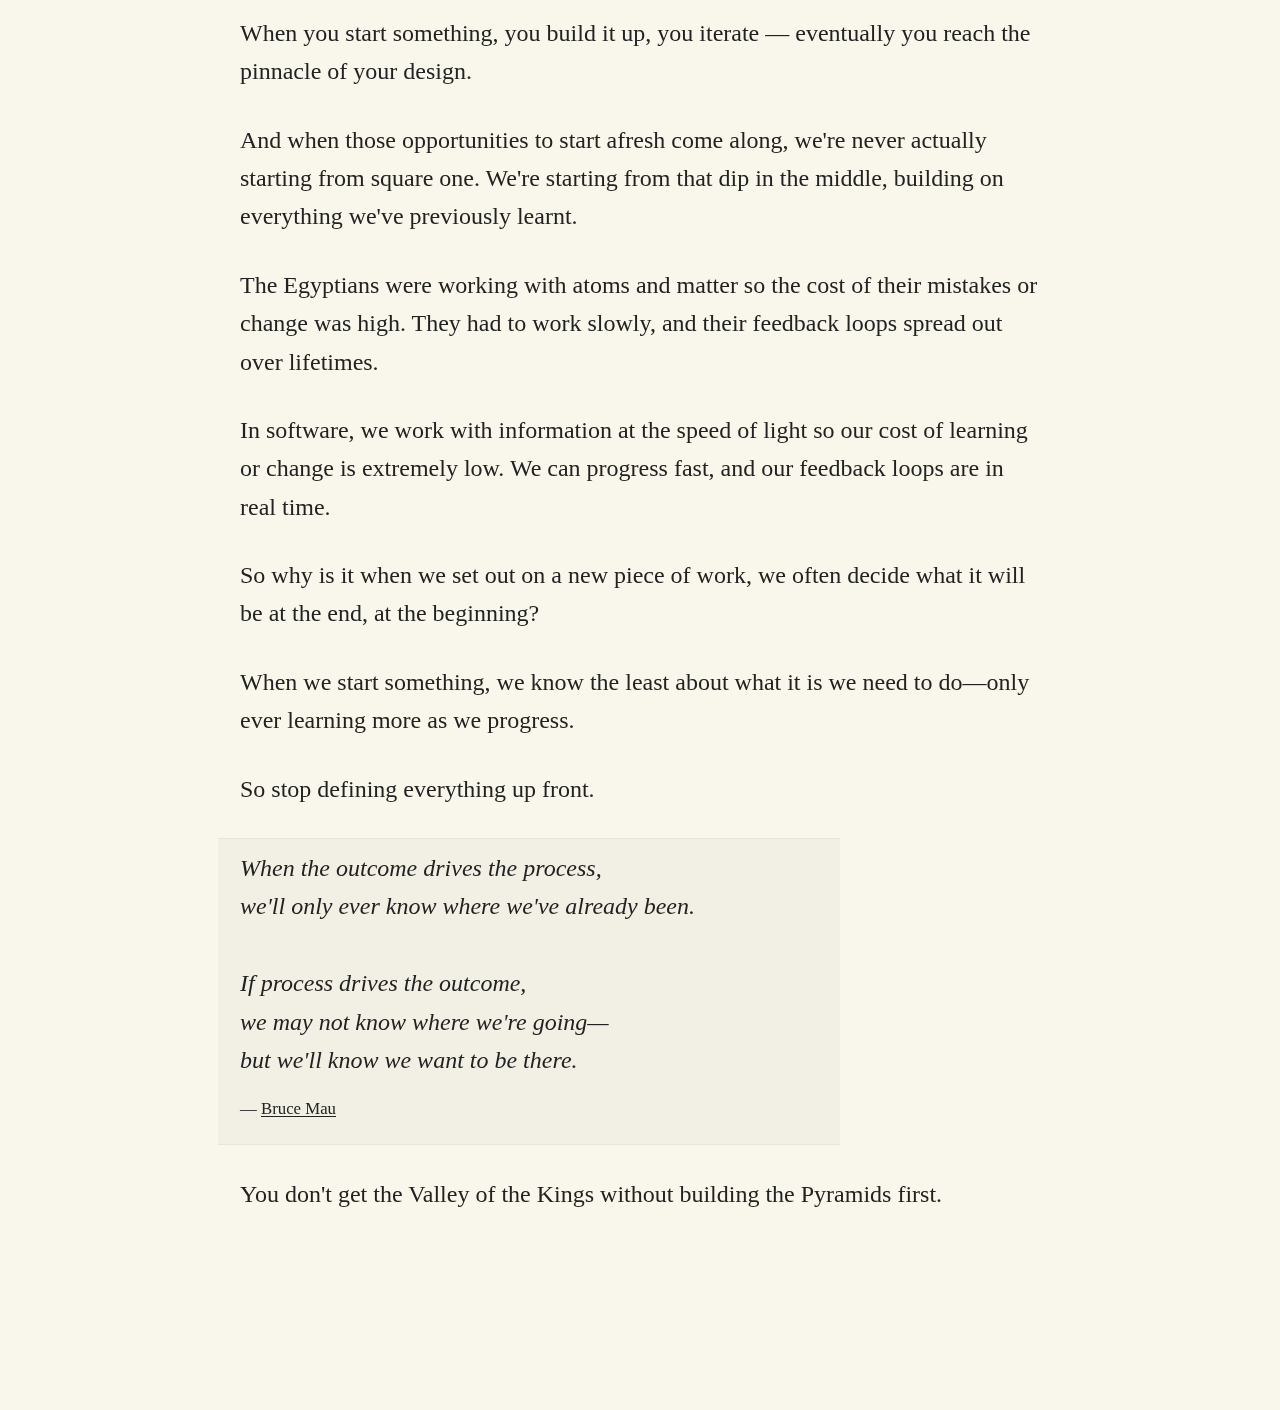
<file: writing/egyptian-iteration/index.html>
<!doctype html>

<!--
Last updated    2023.03.11
Last validated  2022.04.28
-->

<html lang="en">
  <head>
    <meta charset="utf-8">
    <meta name="viewport" content="width=device-width">
    <meta name="description" content="I'm a designer who helps growing organisations build great in-house teams.">
    <title>What the Ancient Egyptians teach us about iteration | hellojames</title>
    <link rel="canonical" href="https://hellojames.co.uk/writing/egyptian-iteration">
    <link rel="stylesheet" media="screen" href="../../media/screen.css">
    <link rel="stylesheet" media="print" href="../../media/print.css">
    <link rel="alternate" type="application/rss+xml" title="Writing | hellojames" href="../feed.xml">
    <link rel="preconnect" href="https://fonts.googleapis.com">
    <link rel="preconnect" href="https://fonts.gstatic.com" crossorigin>
    <link href="https://fonts.googleapis.com/css2?family=Anonymous+Pro&display=swap" rel="stylesheet"> 
    <!--
    <link rel="shortcut icon" type="image/jpg" href="#">
    <link rel="apple-touch-icon" href="#">
    <noscript></noscript>
    -->
  </head>

  <body>

    <div class="wrapper">

      <header>
        <p class="hj">
          <a href="../feed.xml" title="RSS feed" class="feed">feed</a>
          <a href="https://hellojames.co.uk" title="hellojames.co.uk" class="home">hellojames</a>
          <a href="../" title="All writing">writing</a> <i>/</i> <span>egyptian iteration&nbsp;</span>
        </p>
        <p class="imprint">2007&ndash;23 &copy; coded by hand in <strike>britain</strike> singapore</p>
      </header>

      <article id="egyptian-iteration">

        <h1>What the Ancient Egyptians teach us about iteration</h1>





        <figure>
            <img src="../media/egyptian-iteration-01.jpg" width="980" alt="[Illustration]" />
            <figcaption><small>Egyptian monuments developed by trial and error (<a href="https://www.ancient-origins.net/history/demystifying-egyptian-pyramids-hard-facts-009730" title="Image source">source</a>)</small></figcaption>
        </figure>





        <p><span class="caps">For three and a half thousand years</span> the Egyptians ruled along the Nile. The royal tombs still standing on the Giza Plateau are only one of their <a href="https://www.ancienthistorylists.com/egypt-history/top-10-inventions-discoveries-ancient-egypt" title="Top 10 Inventions and Discoveries of Ancient Egypt">many crowning achievements</a>.</p>

        <p>In the earliest days of their civilisation, like many ancient cultures, they laid&nbsp;their dead to rest in simple pit graves and burial mounds.</p>
         
        <p>We might call it <em>Afterlife Management MVP</em> <i class="footnote">*</i> – it&nbsp;meets the need, and gets&nbsp;the job done.</p>
        <p class="footnote"><i><span class="asterisk">*</span> <a href="https://en.wikipedia.org/wiki/Minimum_viable_product" title="Definition of Minimum viable product">minimum viable product</a></i></p>





        <figure>
            <img src="../media/egyptian-iteration-02.jpg" width="980" alt="[Photo]" />
            <figcaption><small>A pit-grave cemetery at Amarna – iteration one (<a href="https://www.ees.ac.uk/the-northern-cemeteries-of-amarna" title="Image source">source</a>)</small></figcaption>
        </figure>
        




        <p>Over time these mounds became more formal and planned, evolving into tombs known as <a href="https://en.wikipedia.org/wiki/Mastaba" title="Learn about mastabas">mastabas</a>: simple mudbrick structures with sloping sides. They&nbsp;<em>iterated</em>.</p>





        <figure>
            <img src="../media/egyptian-iteration-03.jpg" width="980" alt="[Photo]" />
            <figcaption><small>Mastaba 3808 at Saqqara – iteration two (<a href="https://en.wikipedia.org/wiki/Mastaba#/media/File:Mastaba-faraoun-3.jpg" title="Image source">source</a>)</small></figcaption>
        </figure>





        <p>Almost five thousand years before today, pharaoh <a href="https://en.wikipedia.org/wiki/Djoser" title="Learn about Pharaoh Djoser">Djoser</a> had a visionary high priest, <a href="https://en.wikipedia.org/wiki/Imhotep" title="Learn about Imhotep">Imhotep</a>.</p>

        <p>For historical accuracy, it's the one on the left. Not the one on the&nbsp;right.</p>

 
 
 
 
        <figure>
            <img src="../media/egyptian-iteration-04.jpg" width="980" alt="[Photo]" />
            <figcaption><small>Imhotep Actual vs. Imhotep Hollywood (<a href="https://ask-aladdin.com/images/museums/head-in-new-imhotep-museum-at-saqqara-cairo.jpg" title="Image source">source</a>, <a href="https://i.pinimg.com/736x/1e/99/70/1e997022ca2b58ed77d392e642fbe892--imhotep-the-mummy-maze.jpg" title="Image source">source</a>)</small></figcaption>
        </figure>
            




        <p>To show his pharaoh's power and glorify him in the eternal afterlife, Imhotep developed the idea of stacking mastabas and building in stone. He&nbsp;created the first pyramid: the <a href="https://en.wikipedia.org/wiki/Pyramid_of_Djoser" title="Learn about the Step Pyramid">Step Pyramid</a>, a <em>prototype</em> for all that&nbsp;followed.</p>





        <figure>
            <img src="../media/egyptian-iteration-05.jpg" width="980" alt="[Photo]" />
            <figcaption><small>The Step Pyramid at Saqqara – iteration three (<a href="https://en.wikipedia.org/wiki/Egyptian_pyramids#/media/File:Saqqara_stepped_pyramid.jpg" title="Image source">source</a>)</small></figcaption>
        </figure>





        <p>This development marked the arrival of the <a href="https://en.wikipedia.org/wiki/Old_Kingdom_of_Egypt" title="Learn about the Old Kingdom">Old Kingdom</a>: the Age of the&nbsp;Pyramids.</p>

        <p>Today we'd probably call this <em>innovative</em>, and&nbsp;<em>disruptive</em>.</p>

        <p>Decades later, pharaoh Sneferu completed a second pyramid. His engineers experimented with its form, progressing from stepped to smooth sides. It collapsed before completion and was abandoned — a <em>failed experiment</em>.</p>





        <figure>
            <img src="../media/egyptian-iteration-06.jpg" width="980" alt="[Photo]" />
            <figcaption><small>The rejected pyramid at Meidum – iteration four, a failed experiment (<a href="https://i.pinimg.com/originals/46/b2/3a/46b23a21bd5168fb9c63ef2ce0275df9.jpg" title="Image source">source</a>)</small></figcaption>
        </figure>





        <p>And so Pharaoh commissioned another attempt to apply what they'd learnt.</p>

        <p>During construction they realised halfway up the angle from the base was too steep. So they <em>pivoted</em>. Quite&nbsp;literally.</p>





        <figure>
            <img src="../media/egyptian-iteration-07.jpg" width="980" alt="[Photo]" />
            <figcaption><small>The Bent Pyramid at Dahshur – iteration five, learning as they built (<a href="https://traveltoeat.com/wp-content/uploads/2013/06/wpid-Photo-Mar-20-2013-327-PM.jpg" title="Image source">source</a>)</small></figcaption>
        </figure>





        <p>It's affectionately known today as the <a href="https://en.wikipedia.org/wiki/Bent_Pyramid" title="Learn about the Bent Pyramid">Bent&nbsp;Pyramid</a>.</p>

        <p>It was still functional and served its purpose. And it's world-famous today because of their response to <em>changing requirements</em>.</p>

        <p>Sneferu's team finally landed the design with the <a href="https://en.wikipedia.org/wiki/Red_Pyramid" title="Learn about the Red Pyramid">Red Pyramid</a>: the world's first successfully completed true smooth-sided pyramid. Third time lucky.</p>





        <figure>
            <img src="../media/egyptian-iteration-08.jpg" width="980" alt="[Photo]" />
            <figcaption><small>The Red Pyramid at Dahshur – iteration six, refining the design (<a href="https://en.wikipedia.org/wiki/Egyptian_pyramids#/media/File:Snofru's-Red-Pyramid.jpg" title="Image source">source</a>)</small></figcaption>
        </figure>





        <p>The Egyptians' process of <em>build, measure, learn</em> <i class="footnote">*</i> continued over generations, culminating with the world's largest stone pyramid: the <a href="https://en.wikipedia.org/wiki/Great_Pyramid_of_Giza" title="Learn about the Great Pyramid of Giza">Great&nbsp;Pyramid of Giza</a>. It's one of the <a href="https://en.wikipedia.org/wiki/Seven_Wonders_of_the_Ancient_World" title="Learn about the seven wonders of the ancient world">seven wonders of the ancient world</a>, and recognised by billions.</p>
        <p class="footnote"><i><span class="asterisk">*</span> shout out to <a href="https://en.wikipedia.org/wiki/Lean_startup#Build-Measure-Learn" title="Learn about Lean Startup">Lean Startup</a></i></p>

        
        
        
        
        <figure>
            <img src="../media/egyptian-iteration-09.jpg" width="980" alt="[Photo]" />
            <figcaption><small>The Great Pyramid of Khufu at Giza – iteration seven, realising an idea's potential (<a href="https://en.wikipedia.org/wiki/File:Pyramid_of_Khafre.jpg#/media/File:Pyramid_of_Khafre.jpg" title="Image source">source</a>)</small></figcaption>
        </figure>
        
        



        <p>What I love about all this, is that you can literally see the Egyptian's learning process captured right there in&nbsp;stone:</p>        





        <figure class="illustration">
            <img src="../media/egyptian-iteration-10.png" width="980" alt="[Illustration]" />
            <figcaption><small>The evolution of Egyptian pyramids over fourteen hundred years (adapted from <a href="https://aninditablog.files.wordpress.com/2012/04/pyramid-development.jpg" title="Image source">source</a>)</small></figcaption>
        </figure>
  
  
  
  
  
        <p>How wonderful is that.</p>

        <p>At the start of each successive pyramid, the Egyptians had their earlier structures to look back on. They were massive, living prototypes which later generations could learn from. And it all played out over centuries.</p>

        <p>Their material remained the same throughout, each new iteration improving their knowledge of its properties, constraints, and possibilities.</p>

        <p>The mausoleums at Giza are masterpieces, the&nbsp;pinnacle of&nbsp;this design.</p>

        <p>They took it as far as it could go.</p>   





        <figure>
            <img src="../media/egyptian-iteration-11.jpg" width="980" alt="[Photo]" />
            <figcaption><small>The iconic Giza Plateau pyramid complex – there's little opportunity for improvement (<a href="https://en.wikipedia.org/wiki/Egyptian_pyramids#/media/File:All_Gizah_Pyramids.jpg" title="Image source">source</a>)</small></figcaption>
        </figure>
            




        <p>As the Old Kingdom declined in the following centuries, so did the pyramid tradition. <del><em>Stakeholders</em></del> sorry, I mean Pharaohs competing to build more ambitious monuments led to over-engineering and it became no longer feasible nor celebrated. Sound familiar? Today we might liken it to <em><a href="https://articles.uie.com/experience_rot" title="Learn about experience rot">experience rot</a></em>.</p>

        <p>Their needs changed and fresh thinking was desired. Later dynasties established a new royal necropolis in the <a href="https://en.wikipedia.org/wiki/Valley_of_the_Kings" title="Learn about the Valley of the Kings">Valley of the&nbsp;Kings</a>.</p>

        <p>It's a new design, a different approach, an even more advanced achievement.</p>





        <figure>
            <img src="../media/egyptian-iteration-12.jpg" width="980" alt="[Photo]" />
            <figcaption><small>The Valley of the Kings – informed by everything which preceded it (<a href="https://2.bp.blogspot.com/_qSYNsvp9oPA/TExNI5sQrvI/AAAAAAAAA5c/uDRPeJSLuYw/s1600/IMG_9530_fhdr.jpg" title="Image source">source</a>)</small></figcaption>
        </figure>





        <p>We can see the influence of everything which came before: the stepped architecture, the angle of the ramps, even the way they let light into the interior of the building.</p>

        <p>This design is a result of learning and adapting from trial and&nbsp;error.</p>


        <p><strong>You don't get the Valley of the Kings <br /> without building the Pyramids first.</strong></p>


        <p>But you also can't get to the Valley of the Kings by refining a pyramid. When it's time to take a different approach, you have to make a&nbsp;leap.</p>

        <p>We call this <a href="https://52weeksofux.com/post/694598769/the-local-maximum" title="Learn about the local maximum in design"><em>designing through the local maximum</em>.</a></p>





        <figure class="illustration">
            <img src="../media/egyptian-iteration-13.png" width="980" alt="[Illustration]" />
            <figcaption><small>Designing through the local maximum (adapted from <a href="https://52weeksofux.com/post/694598769/the-local-maximum" title="Image source">source</a>)</small></figcaption>
        </figure>
        
        
        
        
        
        <p>When you start something, you build it up, you iterate — eventually you reach the pinnacle of your design.</p>

        <p>And when those opportunities to start afresh come along, we're never actually starting from square one. We're starting from that dip in the middle, building on everything we've previously&nbsp;learnt.</p>

        <p>The Egyptians were working with atoms and matter so the cost of their mistakes or change was high. They had to work slowly, and their feedback loops spread out over lifetimes.</p>

        <p>In software, we work with information at the speed of light so our cost of learning or change is extremely low. We can progress fast, and our feedback loops are in real time.</p>

        <p>So why is it when we set out on a new piece of work, we often decide what it will be at the end, at the beginning?</p>

        <p>When we start something, we know the least about what it is we need to do—only ever learning more as we progress.</p>

        <p>So stop defining everything up front.</p>      

        <blockquote>
          <span>
            When the outcome drives the process, <br />
            we'll only ever know where we've already&nbsp;been. <br />
            <br class="spacer" />
            If process drives the outcome, <br />
            we may not know where we're going— <br />
            but we'll know we want to be there.<br />
           <small>— <a href="https://www.massivechangenetwork.com/bruce-mau-manifesto" title="Quote source: Bruce Mau">Bruce Mau</a></small>
          </span>
         </blockquote>

         <p>You don't get the Valley of the Kings without building the Pyramids first.</p>

      </article>

    </div>

  </body>
</html>
</file>
<file: media/print.css>
@charset "UTF-8";

/*
Theme           hellojames print
Author          hellojames.co.uk
Last updated    2022.04.28
Last validated  2022.04.28
*/

@media print {





    /* ### GLOBAL */

    body {
      background: transparent;
      color: black;
      font-family: Georgia, serif;
      font-size: 10pt; /* base */
      line-height: 1.6;
      margin: 0 0 0 4em;
      max-width: 70%;
      padding: 0;
    }

    h1 {
      font-size: 36pt;
      font-weight: normal;
      line-height: 1.3;
      margin: 1em 0 .5em 0;
    }

    h2 {
      font-size: 16pt;
      margin: 1em 0 0.25em;
    }

    h3 {font-size: 12pt;}

    h2 small, 
    h3 small {font-weight: 100;}

    a {
      border-bottom: 1px dotted lightgray;
      color: black;
      text-decoration: none;
    }

    a:after {
      color: lightgray;
      content: " [" attr(href) "]";
      word-break: break-all;
    } 

    i {color: lightgray;}

    /*img {display: none;} 2022.04 */





    /* ### HEADER */

    header .imprint,
    header .feed {display: none;}

    header a:after {content: none;}





    /* ### CONTENT */

    ul {
      margin-top: -0.6em;
      padding-left: 0;
    }

    li {
      line-height: 1.4;
      margin-bottom: 0.4em;
    } 

    li::marker {color: gray;}

    figure {
     margin: 0 0 2em 0;
     padding: 0;
    }

    blockquote {
      border-left: 4px solid lightgray;
      display: block;
      font-style: italic;
      margin: 0 0 0 -12px;
      padding: 0 20px 0 7px;
    }

    blockquote small {
      display: block;
      font-style: normal;
      margin: 0.5em 0 2em 0;
    }

    .caps {
      font-size: 90%;
      font-style: normal;
      text-transform: uppercase;
    }

    .footnote {
      color: #777;
      font-size: 9pt;
      margin-left: -4px;
      vertical-align: top;
    }

    p.footnote {margin: -1em 0 1em -0.6em;}

    .articles li {list-style: none;}

    .articles li h2 {margin-bottom: 0;}

    .articles li p {margin: 0.5em 0;}    






/* /end print */
}
</file>
<file: media/screen.css>
@charset "UTF-8";

/*
Theme           hellojames screen
Author          hellojames.co.uk
Last updated    2022.11.01
Last validated  2022.11.01
*/

@media screen {





  /*! normalize.css v8.0.1 | MIT License | github.com/necolas/normalize.css */

  /* Document
     ========================================================================== */

  /*
   * 1. Correct the line height in all browsers.
   * 2. Prevent adjustments of font size after orientation changes in iOS.
   */
  html {line-height: 1.15; /* 1 */ -webkit-text-size-adjust: 100%; /* 2 */}

  /* Sections
     ========================================================================== */

  /* Remove the margin in all browsers */
  body {margin: 0;}

  /* Render the `main` element consistently in IE */
  main {display: block;}

  /* Correct the font size and margin on `h1` elements within `section` and `article` contexts in Chrome, Firefox, and Safari.*/
  h1 {font-size: 2em; margin: 0.67em 0;}

  /* Grouping content
     ========================================================================== */

  /* 1. Add the correct box sizing in Firefox. 2. Show the overflow in Edge and IE */
  hr {box-sizing: content-box; /* 1 */ height: 0; /* 1 */ overflow: visible; /* 2 */}

  /* 1. Correct the inheritance and scaling of font size in all browsers. 2. Correct the odd `em` font sizing in all browsers */
  pre {font-family: monospace, monospace; /* 1 */ font-size: 1em; /* 2 */}

  /* Text-level semantics
     ========================================================================== */

  /* Remove the gray background on active links in IE 10 */
  a {background-color: transparent;}

  /* 1. Remove the bottom border in Chrome 57-. 2. Add the correct text decoration in Chrome, Edge, IE, Opera, and Safari */
  abbr[title] {border-bottom: none; /* 1 */ text-decoration: underline; /* 2 */ text-decoration: underline dotted; /* 2 */}

  /* Add the correct font weight in Chrome, Edge, and Safari */
  b, strong {font-weight: bolder;}

  /* 1. Correct the inheritance and scaling of font size in all browsers. 2. Correct the odd `em` font sizing in all browsers*/
  code, kbd, samp {font-family: monospace, monospace; /* 1 */ font-size: 1em; /* 2 */}

  /* Add the correct font size in all browsers */
  small {font-size: 80%;}

  /* Prevent `sub` and `sup` elements from affecting the line height in all browsers */
  sub, sup {font-size: 75%; line-height: 0; position: relative; vertical-align: baseline;}

  sub {bottom: -0.25em;}

  sup {top: -0.5em;}

  /* Embedded content
     ========================================================================== */

  /* Remove the border on images inside links in IE 10 */
  img {border-style: none;}

  /* Forms
     ========================================================================== */

  /* 1. Change the font styles in all browsers. 2. Remove the margin in Firefox and Safari */
  button, input, optgroup, select, textarea {font-family: inherit; /* 1 */ font-size: 100%; /* 1 */ line-height: 1.15; /* 1 */ margin: 0; /* 2 */}

  /* Show the overflow in IE. 1. Show the overflow in Edge */
  button, input {/* 1 */overflow: visible;}

  /* Remove the inheritance of text transform in Edge, Firefox, and IE. 1. Remove the inheritance of text transform in Firefox */
  button, select {/* 1 */text-transform: none;}

  /* Correct the inability to style clickable types in iOS and Safari */
  button, [type="button"], [type="reset"], [type="submit"] {-webkit-appearance: button;}

  /* Remove the inner border and padding in Firefox */
  button::-moz-focus-inner, [type="button"]::-moz-focus-inner, [type="reset"]::-moz-focus-inner, [type="submit"]::-moz-focus-inner {border-style: none; padding: 0;}

  /* Restore the focus styles unset by the previous rule */
  button:-moz-focusring, [type="button"]:-moz-focusring, [type="reset"]:-moz-focusring, [type="submit"]:-moz-focusring {outline: 1px dotted ButtonText;}

  /* Correct the padding in Firefox */
  fieldset {padding: 0.35em 0.75em 0.625em;}

  /* 1. Correct the text wrapping in Edge and IE. 2. Correct the color inheritance from `fieldset` elements in IE 3. Remove the padding so developers are not caught out when they zero out `fieldset` elements in all browsers */
  legend {box-sizing: border-box; /* 1 */ color: inherit; /* 2 */ display: table; /* 1 */ max-width: 100%; /* 1 */ padding: 0; /* 3 */ white-space: normal; /* 1 */}

  /* Add the correct vertical alignment in Chrome, Firefox, and Opera */
  progress {vertical-align: baseline;}

  /* Remove the default vertical scrollbar in IE 10+ */
  textarea {overflow: auto;}

  /* 1. Add the correct box sizing in IE 10. 2. Remove the padding in IE 10 */
  [type="checkbox"], [type="radio"] {box-sizing: border-box; /* 1 */ padding: 0; /* 2 */}

  /* Correct the cursor style of increment and decrement buttons in Chrome */
  [type="number"]::-webkit-inner-spin-button, [type="number"]::-webkit-outer-spin-button {height: auto;}

  /* 1. Correct the odd appearance in Chrome and Safari. 2. Correct the outline style in Safari */
  [type="search"] {-webkit-appearance: textfield; /* 1 */ outline-offset: -2px; /* 2 */}

  /* Remove the inner padding in Chrome and Safari on macOS */
  [type="search"]::-webkit-search-decoration {-webkit-appearance: none;}

  /* 1. Correct the inability to style clickable types in iOS and Safari. 2. Change font properties to `inherit` in Safari */
  ::-webkit-file-upload-button {-webkit-appearance: button; /* 1 */ font: inherit; /* 2 */}

  /* Interactive
     ========================================================================== */

  /* Add the correct display in Edge, IE 10+, and Firefox */
  details {display: block;}

  /* Add the correct display in all browsers */
  summary {display: list-item;}

  /* Misc
     ========================================================================== */

  /* Add the correct display in IE 10+ */
  template {display: none;}

  /* Add the correct display in IE 10 */
  [hidden] {display: none;}

  /* /end */





  /* ### GLOBAL */


  /* layout */

  body {
    background: #f9f7eb;
    color: #222;
    font-family: Georgia, serif;
    font-size: 16px; /* base */
    margin: 20px 0 8em 0;
    padding: 20px;
  }

  .wrapper {
    font-size: 1.2em;
    line-height: 1.6;
    margin: 0 auto;
    max-width: 800px;
  }

    @media screen and (min-width: 1050px) {
      .wrapper {font-size: 1.5em;}
    }


  /* hyperlinks */

  a {
    cursor: pointer;
    text-decoration-thickness: 0.05em;
    text-underline-offset: 0.1em;
  }

  a:link,
  a:visited {color: #222;} /* prev: 245291 */

  a:hover, 
  a:active {
    text-decoration: none;
    -o-transition: 0.5s; -ms-transition: 0.5s; -moz-transition: 0.5s; -webkit-transition: 0.5s; transition: 0.5s;
  }

  a:hover {color: #890309;} /* new colour */ /* prev: 2839be */
  
  a:hover p {color: #222 !important;}

  a:active {color: #2c21eb;} /* prev: #222 */


  /* typography */

  h1, p {transition: font-size 0.25s}

  h1 {
    font-size: 2.5em;
    font-weight: 400;
    line-height: 1.2;
    margin: 1em 0 0.75em;
  }

    @media screen and (min-width: 500px) {
      h1 {
        font-size: 2.8em;
        margin-bottom: 0.5em;
      }
    }
    
    @media screen and (min-width: 600px) {
      h1 {
        font-size: 3.2em;
        margin-bottom: 0.75em;
      }
    }

    @media screen and (min-width: 1050px) {
      h1 {
        font-size: 3.5em;
        letter-spacing: -0.015em;
        line-height: 1.1;
        margin-bottom: 0.6em;
      }
    }

  h2 {
    font-size: 1.8em;
    font-weight: 400;
    margin-top: 2em;
  }

  h3 {
    font-size: 1.3em;
    font-weight: 400;
    margin-top: 2em;
  }

  h2 small, 
  h3 small {font-weight: 100;}

  p {margin-bottom: 1.25em;}

  i {color: #888;}
  
  del {text-decoration: line-through;}

  blockquote {
    font-style: italic;
    margin: 0 0 1.25em 0;
    padding: 0;
  }

    @media screen and (min-width: 750px) {
      blockquote {max-width: 75%;}
    }

  blockquote span {
    background: #f2f0e4;
    border-bottom: 1px solid #e8e6db;
    border-top: 1px solid #e8e6db;
    display: block;
    padding: 10px 0 13px 0;
  }

    @media screen and (min-width: 920px) {
      blockquote span {
        margin-left: -22px;
        padding-left: 22px;
      }
    }

  blockquote small {
    display: block;
    font-size: 0.7em;
    font-style: normal;
    margin: 1em 0 0.5em 0;
  }

  blockquote .spacer {
    display: block;
    margin: 0.25em 0;
  }

  .caps {
    font-size: 90%;
    font-style: normal;
    text-transform: uppercase;
  }

  .footnote {
    color: #888;
    font-family: 'Anonymous Pro';
    font-size: 0.85em;
    letter-spacing: 0.02em;
    margin-left: -4px;
    vertical-align: top;
  }

  .footnote i {font-style: normal;}

  p.footnote {
      font-size: 0.75em;
      line-height: 1.2;
      margin: -1.25em 0 2.25em 0;
  }

    @media screen and (min-width: 1050px) {
      p.footnote {
        font-size: 0.6em;
        margin-top:  -1.5em;
      }
    }

  p.footnote .asterisk {margin-left: -16px;}

  figcaption {
      color: #888;
      font-family: 'Anonymous Pro';
      letter-spacing: 0.02em;
      line-height: 1;
      margin-top: -5px;
      vertical-align: top;
  }

  figcaption small {
      font-size: 0.75em;
  }

    @media screen and (min-width: 1050px) {
      figcaption small {
        font-size: 0.6em;
      }
    }
  
  /* elements */

  figure, 
  .video {
      margin: 4em 0 3em 0;
      padding: 0;
  }
  
  figure img {mix-blend-mode: multiply;}
  figure.animation img {mix-blend-mode: normal;}
  figure.illustration img {mix-blend-mode: darken;}

  img,
  video {max-width: 100%;}

  video {margin-bottom: 0.9em;}

  ul {
    margin-top: -0.8em;
    padding-left: 0;
  }

  ul li {
    line-height: 1.4;
    list-style: none;
    margin-bottom: 0.6em;
  } 

  ul li::marker {color: #8c8b84;}

  li:before {
    content: '•';
    margin-left: -0.65em;
    padding-right: 0.25em;
    color: #a19f93;
    position: relative;
    top: 2px;
    font-size: 1.1em;
    line-height: 1;
  }





  /* ### HEADER */

  header {
    font-family: 'Anonymous Pro';
    font-size: 0.75em;
    letter-spacing: 0.02em;
    line-height: 1.6;
    margin: 5em 0 5.5em -0.25em;
    overflow: auto;
  }

  @media screen and (min-width: 1050px) {
      header {font-size: 0.6em;}
    }

  header p {
    margin: 0;
    max-width: 90%;
  }

  header a {padding: 4px 5px;}

  header a:link, 
  header a:visited {color: #222;}

  header a:hover,
  header a:active {
    background: #333;
    color: #fff;
    text-decoration: none;
  }

  header i {margin-right: -0.3em;}

  header span {
    display: inline-block;
    padding-left: 0.3em;
  }

  header .hj {line-height: 1.7;}

  header .home {margin-right: 1em;}

  header .imprint {
    margin: 0 1em 0 0;
    padding: 0 5px 4px; 
  }

  header .feed {
    color: #222;
    float: right;
    padding: 0 5px;
  }






  /* ### CONTENT */


  /* Articles list */

  .articles {margin: 0;}

  .articles li {
    line-height: 1.35;
    margin-bottom: 2em;
  }

  .articles li:before {content: none;}

  .articles li a {text-decoration: none;}

  .articles li h2 {
    margin: 0;
    text-decoration: underline;
    text-decoration-thickness: 0.05em;
    text-underline-offset: 0.1em;
  }

  .articles li a:hover h2,
  .articles li a:active h2 {
    text-decoration: none;
  }

  .articles li:last-of-type {margin-bottom: 0;}

  .articles li p {
    color: #222; 
    line-height: 1.5;
    margin: 0.25em 0 0;
  }

    @media screen and (min-width: 710px) {
      .articles li p {max-width: 80%;}
    }

  .articles li a:hover p,
  .articles li a:active p {
    color: #2c21eb;
    -o-transition: 0.5s; -ms-transition: 0.5s; -moz-transition: 0.5s; -webkit-transition: 0.5s; transition: 0.5s;
  }



  /* Article */

  article {margin-bottom: 2em;}

  article > figure:nth-child(2),
  article > .video:nth-child(2) {margin-top: -3.2em;}

  @media screen and (min-width: 500px) {
    article > figure:nth-child(2),
    article > .video:nth-child(2) {margin-top: -3.6em;}
  }

  @media screen and (min-width: 600px) {
    article > figure:nth-child(2),
    article > .video:nth-child(2) {margin-top: -4.6em;}
  }

  @media screen and (min-width: 1050px) {
    article > figure:nth-child(2),
    article > .video:nth-child(2) {margin-top: -5.9em; margin-left: -5em;} /*top 4.2*/
  } 



  /* Page verrides */


  /* homepage only */

  #home p:nth-child(2) {letter-spacing: -0.005em;}


  /* #writing only */
  
  @media screen and (max-width: 605px) {
    #writing br {display:none !important;}
  }    
  
  
  /* #better-feedback only */
  
  /*#better-feedback figure {margin-left: -10px;} 2022.04 */

  @media screen and (min-width: 850px) {
    #better-feedback figcaption {margin-top: -12px; margin-left: 12px;}
    #better-feedback > p:nth-child(3) {width: 77%;}
  }


  /* #egyptian-iteration only */
  
  #egyptian-iteration > p:nth-child(19) {letter-spacing: -0.005em;}
  #egyptian-iteration > p:nth-child(39) {letter-spacing: -0.006em;}

  /*#egyptian-iteration figure.illustration {margin-top: 3em;} 2022.04 */


  /* #continuous-design only */

  #continuous-design .video {overflow: hidden;}

  #continuous-design .video video {margin-top: -5px;}





/* /end screen */
}
</file>
